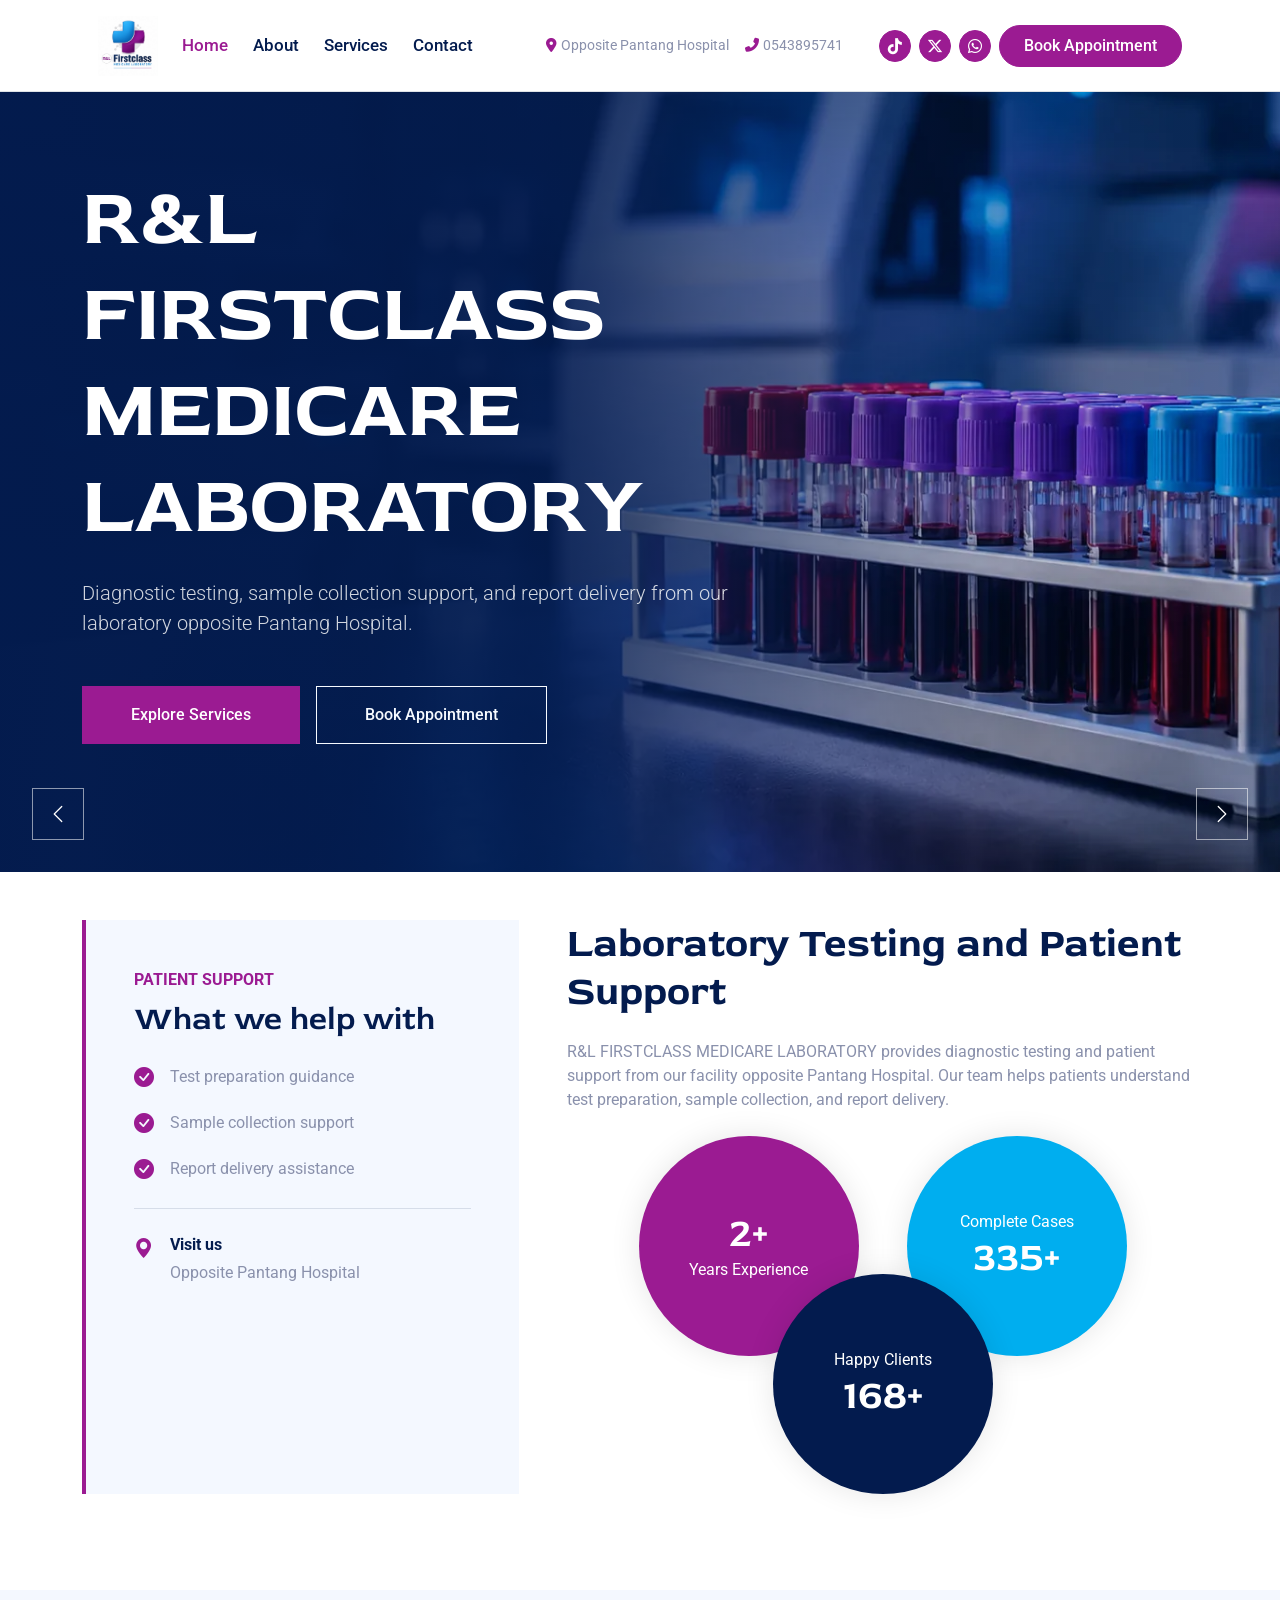
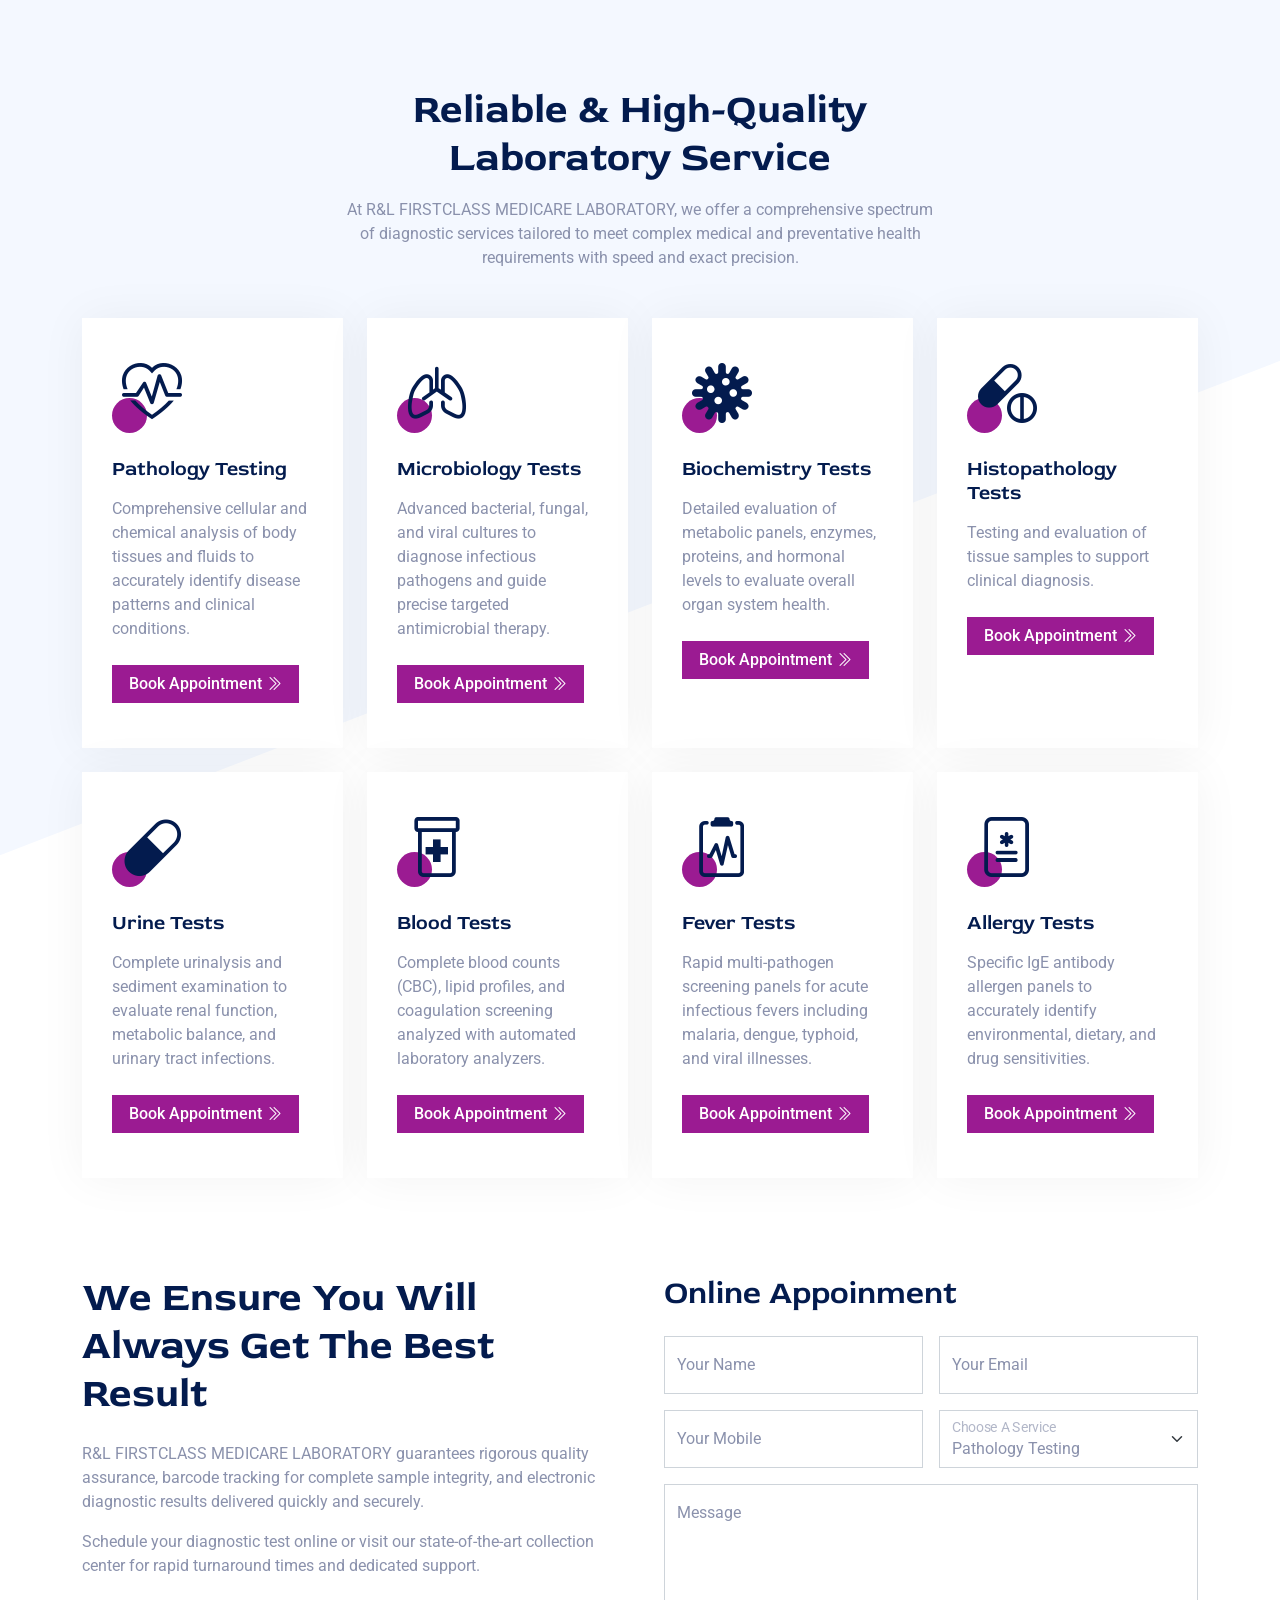
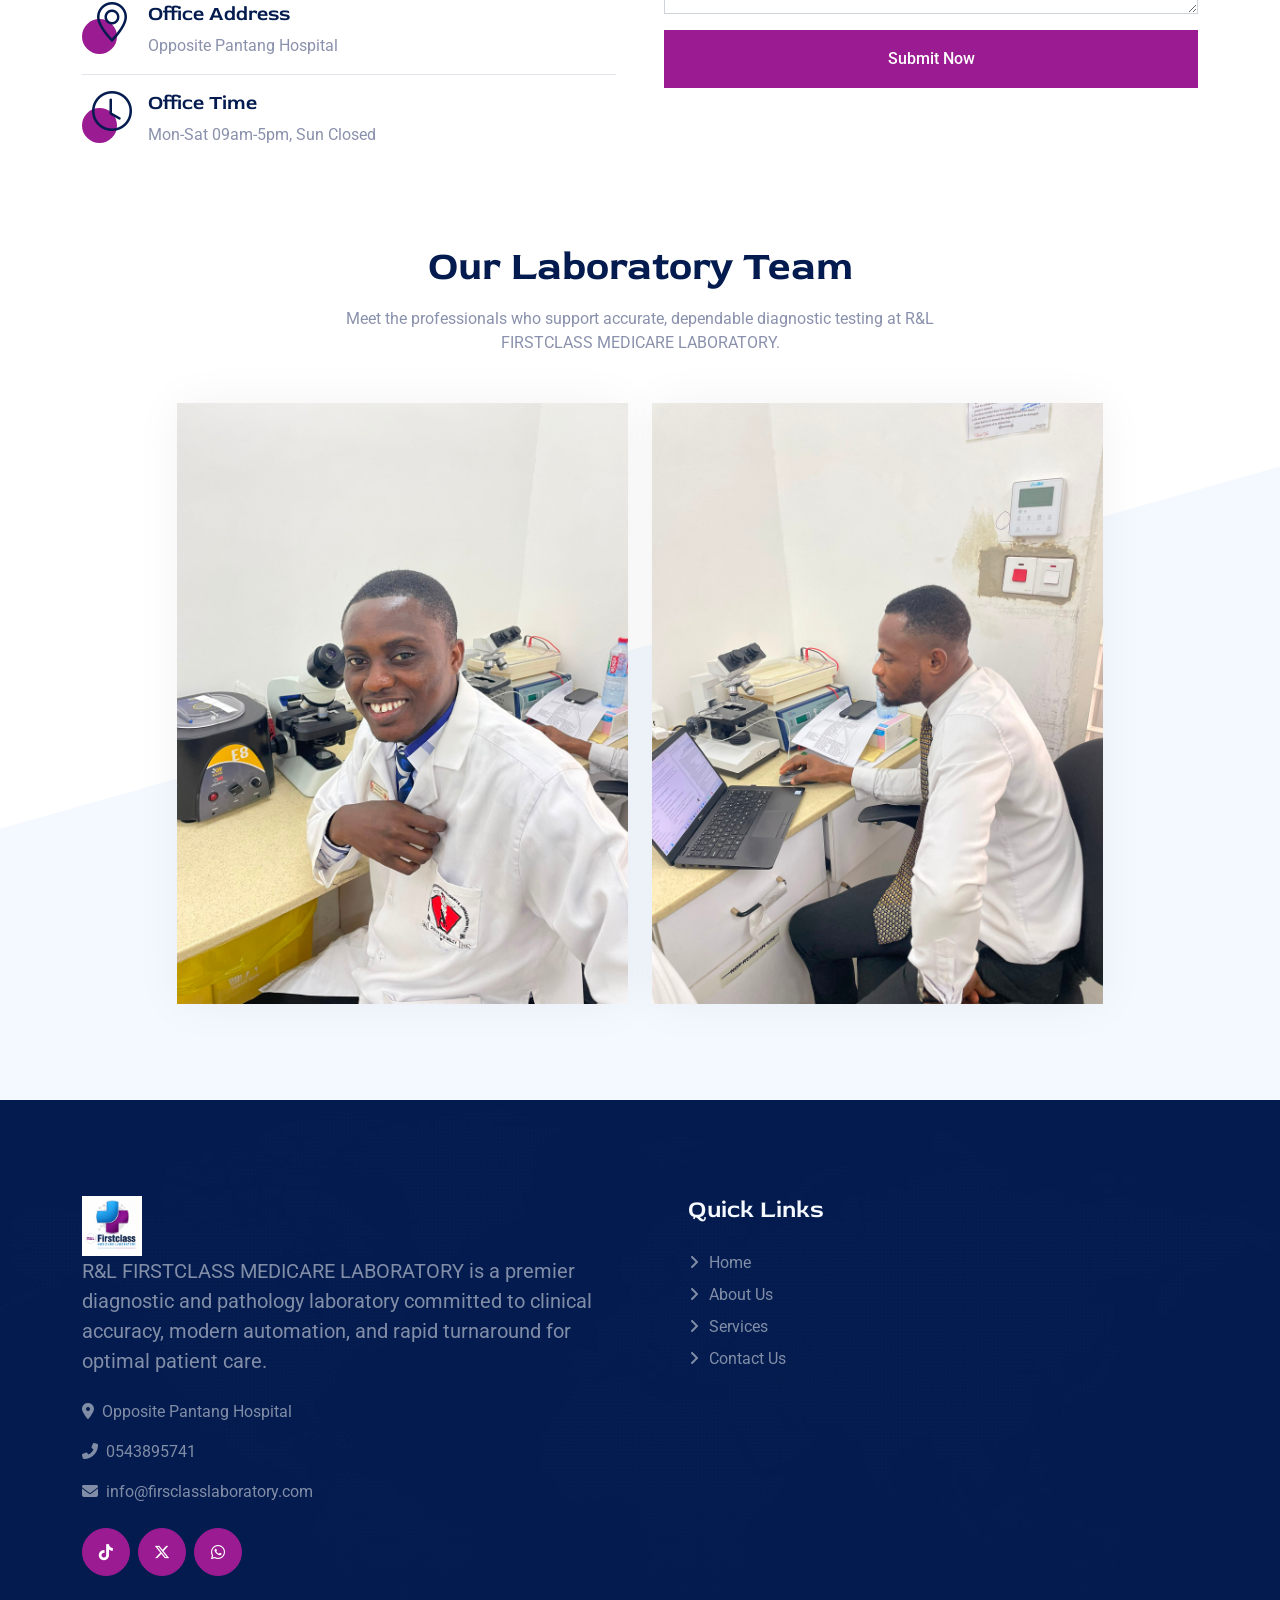
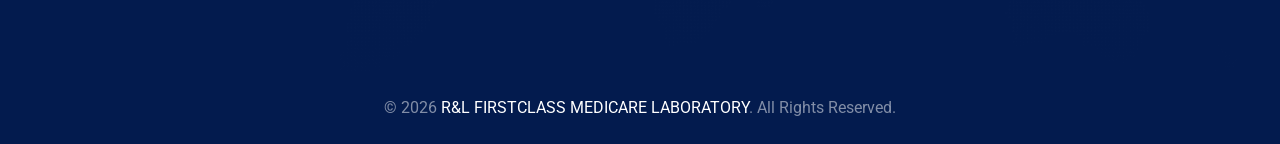
<file: index.html>
<!DOCTYPE html>
<html lang="en">

<head>
    <meta charset="utf-8">
    <title>R&amp;L FIRSTCLASS MEDICARE LABORATORY | Diagnostic Lab</title>
    <meta content="width=device-width, initial-scale=1.0" name="viewport">
    <meta content="R&amp;L FIRSTCLASS MEDICARE LABORATORY, R&amp;L FirstClass, First Class Lab, firstclasslab21, pathology, diagnostic testing, blood test" name="keywords">
    <meta content="R&amp;L FIRSTCLASS MEDICARE LABORATORY provides medical diagnostic testing, sample collection support, and fast report delivery opposite Pantang Hospital." name="description">
    <meta name="robots" content="index, follow">
    <meta name="theme-color" content="#061b4f">

    <script type="application/ld+json">
    {
        "@context": "https://schema.org",
        "@type": "MedicalClinic",
        "name": "R&L FIRSTCLASS MEDICARE LABORATORY",
        "alternateName": ["First Class Laboratory", "FirstClass Lab"],
        "description": "Diagnostic laboratory testing and patient support opposite Pantang Hospital.",
        "telephone": "+233543895741",
        "email": "info@firsclasslaboratory.com",
        "address": {
            "@type": "PostalAddress",
            "addressLocality": "Pantang",
            "addressCountry": "GH"
        }
    }
    </script>

    <!-- Favicon -->
    <link href="img/firstclass.jpeg" rel="icon" type="image/jpeg">

    <!-- Google Web Fonts -->
    <link rel="preconnect" href="https://fonts.googleapis.com">
    <link rel="preconnect" href="https://fonts.gstatic.com" crossorigin>
    <link href="https://fonts.googleapis.com/css2?family=Roboto:wght@400;500&family=Red+Rose:wght@600;700&display=swap"
        rel="stylesheet">

    <!-- Icon Font Stylesheet -->
    <link href="https://cdnjs.cloudflare.com/ajax/libs/font-awesome/6.5.1/css/all.min.css" rel="stylesheet">
    <link rel="stylesheet" href="https://cdn.jsdelivr.net/npm/bootstrap-icons@1.10.4/font/bootstrap-icons.css">

    <!-- Libraries Stylesheet -->
    <link href="lib/animate/animate.min.css" rel="stylesheet">

    <!-- Customized Bootstrap Stylesheet -->
    <link href="css/bootstrap.min.css" rel="stylesheet">

    <!-- Template Stylesheet -->
    <link href="css/style.css" rel="stylesheet">
</head>

<body>
    <!-- Spinner Start -->
    <div id="spinner"
        class="show bg-white position-fixed translate-middle w-100 vh-100 top-50 start-50 d-flex align-items-center justify-content-center">
        <div class="spinner-border text-primary" role="status" style="width: 3rem; height: 3rem;"></div>
    </div>
    <!-- Spinner End -->


    <!-- Header Start -->
    <div class="container-fluid bg-white sticky-top py-2 px-0 border-bottom">
        <div class="container">
            <nav class="navbar navbar-expand-lg navbar-light bg-white py-0 px-3">
                <a href="index.html" class="navbar-brand me-4">
                    <img src="img/firstclass.jpeg" alt="R&amp;L FIRSTCLASS MEDICARE LABORATORY logo" style="height: 60px;">
                </a>
                <button type="button" class="navbar-toggler me-0" data-bs-toggle="collapse"
                    data-bs-target="#navbarCollapse">
                    <span class="navbar-toggler-icon"></span>
                </button>
                <div class="collapse navbar-collapse" id="navbarCollapse">
                    <div class="navbar-nav">
                        <a href="index.html" class="nav-item nav-link active">Home</a>
                        <a href="about.html" class="nav-item nav-link">About</a>
                        <a href="service.html" class="nav-item nav-link">Services</a>
                        <a href="contact.html" class="nav-item nav-link">Contact</a>
                    </div>
                    <div class="ms-auto d-none d-lg-flex align-items-center me-3">
                        <small class="me-3 text-body"><i class="fa fa-map-marker-alt me-1 text-primary"></i>Opposite Pantang Hospital</small>
                        <small class="me-3 text-body"><a href="tel:0543895741" class="text-body"><i class="fa fa-phone-alt me-1 text-primary"></i>0543895741</a></small>
                    </div>
                    <div class="d-none d-lg-flex align-items-center">
                        <a class="btn btn-sm-square btn-primary ms-1 me-1" href="https://www.tiktok.com/@firstclasslab21" target="_blank" title="TikTok"><i class="fab fa-tiktok"></i></a>
                        <a class="btn btn-sm-square btn-primary ms-1 me-1" href="https://x.com" target="_blank" title="X (Twitter)"><i class="fab fa-x-twitter"></i></a>
                        <a class="btn btn-sm-square btn-primary ms-1 me-2" href="https://wa.me/233543895741" target="_blank" title="WhatsApp"><i class="fab fa-whatsapp"></i></a>
                        <a class="btn btn-primary py-2 px-4 rounded-pill" href="https://wa.me/233543895741" target="_blank">Book Appointment</a>
                    </div>
                </div>
            </nav>
        </div>
    </div>
    <!-- Header End -->


    <!-- Hero Start -->
    <section class="home-hero" aria-label="Featured laboratory services">
        <div id="home-hero-carousel" class="carousel slide carousel-fade" data-bs-ride="carousel" data-bs-interval="6500">
            <div class="carousel-inner">
                <div class="carousel-item active">
                    <div class="home-hero-slide">
                        <img class="home-hero-image" src="img/hero-blood-samples.webp" alt="" width="1800" height="872" aria-hidden="true">
                        <div class="container home-hero-content">
                            <div class="home-hero-copy">
                                <h1 class="display-1 text-white mb-4">R&amp;L FIRSTCLASS MEDICARE LABORATORY</h1>
                                <p class="lead mb-5">Diagnostic testing, sample collection support, and report delivery from our laboratory opposite Pantang Hospital.</p>
                                <div class="d-flex flex-wrap gap-3">
                                    <a href="service.html" class="btn btn-primary py-3 px-5">Explore Services</a>
                                    <a href="appointment.html" class="btn btn-outline-light py-3 px-5">Book Appointment</a>
                                </div>
                            </div>
                        </div>
                    </div>
                </div>
                <div class="carousel-item">
                    <div class="home-hero-slide">
                        <img class="home-hero-image" src="img/hero-microscopy.webp" alt="" width="1800" height="872" aria-hidden="true">
                        <div class="container home-hero-content">
                            <div class="home-hero-copy">
                                <span class="home-hero-kicker">Microscopy and sample analysis</span>
                                <h2 class="display-1 text-white mb-4">From Sample to Report</h2>
                                <p class="lead mb-5">Our team supports patients with test preparation, sample collection, and report delivery.</p>
                                <div class="d-flex flex-wrap gap-3">
                                    <a href="appointment.html" class="btn btn-primary py-3 px-5">Book Appointment</a>
                                    <a href="about.html" class="btn btn-outline-light py-3 px-5">About Us</a>
                                </div>
                            </div>
                        </div>
                    </div>
                </div>
            </div>
            <button class="carousel-control-prev home-hero-control" type="button" data-bs-target="#home-hero-carousel" data-bs-slide="prev">
                <span class="carousel-control-prev-icon" aria-hidden="true"></span>
                <span class="visually-hidden">Previous slide</span>
            </button>
            <button class="carousel-control-next home-hero-control" type="button" data-bs-target="#home-hero-carousel" data-bs-slide="next">
                <span class="carousel-control-next-icon" aria-hidden="true"></span>
                <span class="visually-hidden">Next slide</span>
            </button>
        </div>
    </section>
    <!-- Hero End -->


    <!-- About Start -->
    <div class="container-fluid py-5">
        <div class="container pb-5">
            <div class="row g-5">
                <div class="col-lg-5 wow fadeIn" data-wow-delay="0.1s">
                    <div class="about-support-panel h-100">
                        <p class="text-uppercase text-primary fw-bold mb-2">Patient support</p>
                        <h3 class="h2 mb-4">What we help with</h3>
                        <ul class="list-unstyled mb-4">
                            <li class="d-flex align-items-center mb-3">
                                <i class="bi bi-check-circle-fill about-support-icon" aria-hidden="true"></i>
                                <span>Test preparation guidance</span>
                            </li>
                            <li class="d-flex align-items-center mb-3">
                                <i class="bi bi-check-circle-fill about-support-icon" aria-hidden="true"></i>
                                <span>Sample collection support</span>
                            </li>
                            <li class="d-flex align-items-center">
                                <i class="bi bi-check-circle-fill about-support-icon" aria-hidden="true"></i>
                                <span>Report delivery assistance</span>
                            </li>
                        </ul>
                        <div class="about-support-location d-flex align-items-start">
                            <i class="bi bi-geo-alt-fill about-support-icon" aria-hidden="true"></i>
                            <div>
                                <p class="fw-bold text-dark mb-1">Visit us</p>
                                <p class="mb-0">Opposite Pantang Hospital</p>
                            </div>
                        </div>
                    </div>
                </div>
                <div class="col-lg-7 wow fadeIn" data-wow-delay="0.5s">
                    <h2 class="display-6 mb-4">Laboratory Testing and Patient Support</h2>
                    <p class="mb-4">R&amp;L FIRSTCLASS MEDICARE LABORATORY provides diagnostic testing and patient support from our facility opposite Pantang Hospital. Our team helps patients understand test preparation, sample collection, and report delivery.</p>
                    <div class="row g-4 g-sm-5 justify-content-center">
                        <div class="col-sm-6">
                            <div class="about-fact btn-square flex-column rounded-circle bg-primary ms-sm-auto">
                                <h1 class="text-white mb-0"><span data-toggle="counter-up">5</span>+</h1>
                                <p class="text-white mb-0">Years Experience</p>
                            </div>
                        </div>
                        <div class="col-sm-6 text-start">
                            <div class="about-fact btn-square flex-column rounded-circle bg-secondary me-sm-auto">
                                <p class="text-white mb-0">Complete Cases</p>
                                <h1 class="text-white mb-0"><span data-toggle="counter-up">1000</span>+</h1>
                            </div>
                        </div>
                        <div class="col-sm-6">
                            <div class="about-fact mt-n130 btn-square flex-column rounded-circle bg-dark mx-sm-auto">
                                <p class="text-white mb-0">Happy Clients</p>
                                <h1 class="text-white mb-0"><span data-toggle="counter-up">500</span>+</h1>
                            </div>
                        </div>
                    </div>
                </div>
            </div>
        </div>
    </div>
    <!-- About End -->


    <!-- Service Start -->
    <div class="container-fluid container-service py-5">
        <div class="container pt-5">
            <div class="text-center mx-auto wow fadeInUp" data-wow-delay="0.1s" style="max-width: 600px;">
                <h1 class="display-6 mb-3">Reliable & High-Quality Laboratory Service</h1>
                <p class="mb-5">At R&amp;L FIRSTCLASS MEDICARE LABORATORY, we offer a comprehensive spectrum of diagnostic services tailored to meet complex medical and preventative health requirements with speed and exact precision.</p>
            </div>
            <div class="row g-4">
                <div class="col-lg-3 col-md-6 wow fadeInUp" data-wow-delay="0.1s">
                    <div class="service-item">
                        <div class="icon-box-primary mb-4">
                            <i class="bi bi-heart-pulse text-dark"></i>
                        </div>
                        <h5 class="mb-3">Pathology Testing</h5>
                            <p class="mb-4">Comprehensive cellular and chemical analysis of body tissues and fluids to accurately identify disease patterns and clinical conditions.</p>
                        <a class="btn btn-primary px-3" href="https://wa.me/233543895741" target="_blank">Book Appointment<i class="bi bi-chevron-double-right ms-1"></i></a>
                    </div>
                </div>
                <div class="col-lg-3 col-md-6 wow fadeInUp" data-wow-delay="0.3s">
                    <div class="service-item">
                        <div class="icon-box-primary mb-4">
                            <i class="bi bi-lungs text-dark"></i>
                        </div>
                        <h5 class="mb-3">Microbiology Tests</h5>
                            <p class="mb-4">Advanced bacterial, fungal, and viral cultures to diagnose infectious pathogens and guide precise targeted antimicrobial therapy.</p>
                        <a class="btn btn-primary px-3" href="https://wa.me/233543895741" target="_blank">Book Appointment<i class="bi bi-chevron-double-right ms-1"></i></a>
                    </div>
                </div>
                <div class="col-lg-3 col-md-6 wow fadeInUp" data-wow-delay="0.5s">
                    <div class="service-item">
                        <div class="icon-box-primary mb-4">
                            <i class="bi bi-virus text-dark"></i>
                        </div>
                        <h5 class="mb-3">Biochemistry Tests</h5>
                            <p class="mb-4">Detailed evaluation of metabolic panels, enzymes, proteins, and hormonal levels to evaluate overall organ system health.</p>
                        <a class="btn btn-primary px-3" href="https://wa.me/233543895741" target="_blank">Book Appointment<i class="bi bi-chevron-double-right ms-1"></i></a>
                    </div>
                </div>
                <div class="col-lg-3 col-md-6 wow fadeInUp" data-wow-delay="0.7s">
                    <div class="service-item">
                        <div class="icon-box-primary mb-4">
                            <i class="bi bi-capsule-pill text-dark"></i>
                        </div>
                        <h5 class="mb-3">Histopathology Tests</h5>
                            <p class="mb-4">Testing and evaluation of tissue samples to support clinical diagnosis.</p>
                        <a class="btn btn-primary px-3" href="https://wa.me/233543895741" target="_blank">Book Appointment<i class="bi bi-chevron-double-right ms-1"></i></a>
                    </div>
                </div>
                <div class="col-lg-3 col-md-6 wow fadeInUp" data-wow-delay="0.1s">
                    <div class="service-item">
                        <div class="icon-box-primary mb-4">
                            <i class="bi bi-capsule text-dark"></i>
                        </div>
                        <h5 class="mb-3">Urine Tests</h5>
                            <p class="mb-4">Complete urinalysis and sediment examination to evaluate renal function, metabolic balance, and urinary tract infections.</p>
                        <a class="btn btn-primary px-3" href="https://wa.me/233543895741" target="_blank">Book Appointment<i class="bi bi-chevron-double-right ms-1"></i></a>
                    </div>
                </div>
                <div class="col-lg-3 col-md-6 wow fadeInUp" data-wow-delay="0.3s">
                    <div class="service-item">
                        <div class="icon-box-primary mb-4">
                            <i class="bi bi-prescription2 text-dark"></i>
                        </div>
                        <h5 class="mb-3">Blood Tests</h5>
                            <p class="mb-4">Complete blood counts (CBC), lipid profiles, and coagulation screening analyzed with automated laboratory analyzers.</p>
                        <a class="btn btn-primary px-3" href="https://wa.me/233543895741" target="_blank">Book Appointment<i class="bi bi-chevron-double-right ms-1"></i></a>
                    </div>
                </div>
                <div class="col-lg-3 col-md-6 wow fadeInUp" data-wow-delay="0.5s">
                    <div class="service-item">
                        <div class="icon-box-primary mb-4">
                            <i class="bi bi-clipboard2-pulse text-dark"></i>
                        </div>
                        <h5 class="mb-3">Fever Tests</h5>
                            <p class="mb-4">Rapid multi-pathogen screening panels for acute infectious fevers including malaria, dengue, typhoid, and viral illnesses.</p>
                        <a class="btn btn-primary px-3" href="https://wa.me/233543895741" target="_blank">Book Appointment<i class="bi bi-chevron-double-right ms-1"></i></a>
                    </div>
                </div>
                <div class="col-lg-3 col-md-6 wow fadeInUp" data-wow-delay="0.7s">
                    <div class="service-item">
                        <div class="icon-box-primary mb-4">
                            <i class="bi bi-file-medical text-dark"></i>
                        </div>
                        <h5 class="mb-3">Allergy Tests</h5>
                            <p class="mb-4">Specific IgE antibody allergen panels to accurately identify environmental, dietary, and drug sensitivities.</p>
                        <a class="btn btn-primary px-3" href="https://wa.me/233543895741" target="_blank">Book Appointment<i class="bi bi-chevron-double-right ms-1"></i></a>
                    </div>
                </div>
            </div>
        </div>
    </div>
    <!-- Service End -->


    <!-- Appoinment Start -->
    <div class="container-fluid py-5">
        <div class="container">
            <div class="row g-5">
                <div class="col-lg-6 wow fadeInUp" data-wow-delay="0.1s">
                    <h1 class="display-6 mb-4">We Ensure You Will Always Get The Best Result</h1>
                    <p>R&amp;L FIRSTCLASS MEDICARE LABORATORY guarantees rigorous quality assurance, barcode tracking for complete sample integrity, and electronic diagnostic results delivered quickly and securely.</p>
                    <p class="mb-4">Schedule your diagnostic test online or visit our state-of-the-art collection center for rapid turnaround times and dedicated support.</p>
                    <div class="d-flex align-items-start wow fadeIn" data-wow-delay="0.3s">
                        <div class="icon-box-primary">
                            <i class="bi bi-geo-alt text-dark fs-1"></i>
                        </div>
                        <div class="ms-3">
                            <h5>Office Address</h5>
                            <span>Opposite Pantang Hospital</span>
                        </div>
                    </div>
                    <hr>
                    <div class="d-flex align-items-start wow fadeIn" data-wow-delay="0.4s">
                        <div class="icon-box-primary">
                            <i class="bi bi-clock text-dark fs-1"></i>
                        </div>
                        <div class="ms-3">
                            <h5>Office Time</h5>
                            <span>Mon-Sat 09am-5pm, Sun Closed</span>
                        </div>
                    </div>
                </div>
                <div class="col-lg-6 wow fadeInUp" data-wow-delay="0.5s">
                    <h2 class="mb-4">Online Appoinment</h2>
                    <div class="row g-3">
                        <div class="col-sm-6">
                            <div class="form-floating">
                                <input type="text" class="form-control" id="name" placeholder="Your Name">
                                <label for="name">Your Name</label>
                            </div>
                        </div>
                        <div class="col-sm-6">
                            <div class="form-floating">
                                <input type="email" class="form-control" id="mail" placeholder="Your Email">
                                <label for="mail">Your Email</label>
                            </div>
                        </div>
                        <div class="col-sm-6">
                            <div class="form-floating">
                                <input type="text" class="form-control" id="mobile" placeholder="Your Mobile">
                                <label for="mobile">Your Mobile</label>
                            </div>
                        </div>
                        <div class="col-sm-6">
                            <div class="form-floating">
                                <select class="form-select" id="service">
                                    <option selected>Pathology Testing</option>
                                    <option value="">Microbiology Tests</option>
                                    <option value="">Biochemistry Tests</option>
                                    <option value="">Histopatology Tests</option>
                                </select>
                                <label for="service">Choose A Service</label>
                            </div>
                        </div>
                        <div class="col-12">
                            <div class="form-floating">
                                <textarea class="form-control" placeholder="Leave a message here" id="message"
                                    style="height: 130px"></textarea>
                                <label for="message">Message</label>
                            </div>
                        </div>
                        <div class="col-12 text-center">
                            <button class="btn btn-primary w-100 py-3" type="submit">Submit Now</button>
                        </div>
                    </div>
                </div>
            </div>
        </div>
    </div>
    <!-- Appoinment Start -->


    <!-- Team Start -->
    <div class="container-fluid container-team py-5">
        <div class="container pb-5">
            <div class="text-center mx-auto mb-5 wow fadeInUp" data-wow-delay="0.1s" style="max-width: 600px;">
                <h1 class="display-6 mb-3">Our Laboratory Team</h1>
                <p class="mb-0">Meet the professionals who support accurate, dependable diagnostic testing at R&amp;L FIRSTCLASS MEDICARE LABORATORY.</p>
            </div>
            <div class="row g-4 justify-content-center">
                <div class="col-lg-5 col-md-6 wow fadeInUp" data-wow-delay="0.1s">
                    <div class="team-item">
                        <div class="position-relative overflow-hidden">
                            <img class="img-fluid w-100" src="img/staff1.jpeg" alt="R&amp;L FIRSTCLASS MEDICARE LABORATORY staff member at a microscope" width="1920" height="2560" loading="lazy">
                        </div>
                    </div>
                </div>
                <div class="col-lg-5 col-md-6 wow fadeInUp" data-wow-delay="0.3s">
                    <div class="team-item">
                        <div class="position-relative overflow-hidden">
                            <img class="img-fluid w-100" src="img/stff2.jpeg" alt="R&amp;L FIRSTCLASS MEDICARE LABORATORY staff member reviewing laboratory work" width="1920" height="2560" loading="lazy">
                        </div>
                    </div>
                </div>
            </div>
        </div>
    </div>
    <!-- Team End -->


    <!-- Footer Start -->
    <div class="container-fluid footer position-relative bg-dark text-white-50 py-5 wow fadeIn" data-wow-delay="0.1s">
        <div class="container">
            <div class="row g-5 py-5">
                <div class="col-lg-6 pe-lg-5">
                    <a href="index.html" class="navbar-brand">
                        <img src="img/firstclass.jpeg" alt="R&amp;L FIRSTCLASS MEDICARE LABORATORY logo" style="height: 60px;">
                    </a>
                    <p class="fs-5 mb-4">R&amp;L FIRSTCLASS MEDICARE LABORATORY is a premier diagnostic and pathology laboratory committed to clinical accuracy, modern automation, and rapid turnaround for optimal patient care.</p>
                    <p><i class="fa fa-map-marker-alt me-2"></i>Opposite Pantang Hospital</p>
                    <p><a href="tel:0543895741" class="text-white-50"><i class="fa fa-phone-alt me-2"></i>0543895741</a></p>
                    <p><a href="mailto:info@firsclasslaboratory.com" class="text-white-50"><i class="fa fa-envelope me-2"></i>info@firsclasslaboratory.com</a></p>
                    <div class="d-flex mt-4">
                        <a class="btn btn-lg-square btn-primary me-2" href="https://www.tiktok.com/@firstclasslab21" target="_blank" title="TikTok"><i class="fab fa-tiktok"></i></a>
                        <a class="btn btn-lg-square btn-primary me-2" href="https://x.com" target="_blank" title="X (Twitter)"><i class="fab fa-x-twitter"></i></a>
                        <a class="btn btn-lg-square btn-primary me-2" href="https://wa.me/233543895741" target="_blank" title="WhatsApp"><i class="fab fa-whatsapp"></i></a>
                    </div>
                </div>
                <div class="col-lg-6 ps-lg-5">
                    <div class="row g-5">
                        <div class="col-sm-12">
                            <h4 class="text-light mb-4">Quick Links</h4>
                            <a class="btn btn-link" href="index.html">Home</a>
                            <a class="btn btn-link" href="about.html">About Us</a>
                            <a class="btn btn-link" href="service.html">Services</a>
                            <a class="btn btn-link" href="contact.html">Contact Us</a>
                        </div>
                    </div>
                </div>
            </div>
        </div>
    </div>
    <!-- Footer End -->


    <!-- Copyright Start -->
    <div class="container-fluid copyright bg-dark text-white-50 py-4">
        <div class="container">
            <div class="row">
                <div class="col-md-12 text-center">
                    <p class="mb-0">&copy; 2026 <a href="#">R&amp;L FIRSTCLASS MEDICARE LABORATORY</a>. All Rights Reserved.</p>
                </div>
            </div>
        </div>
    </div>
    <!-- Copyright End -->


    <!-- Back to Top -->



    <!-- JavaScript Libraries -->
    <script src="https://ajax.googleapis.com/ajax/libs/jquery/3.6.1/jquery.min.js"></script>
    <script src="https://cdn.jsdelivr.net/npm/bootstrap@5.0.0/dist/js/bootstrap.bundle.min.js"></script>
    <script src="lib/wow/wow.min.js"></script>
    <script src="lib/easing/easing.min.js"></script>
    <script src="lib/waypoints/waypoints.min.js"></script>
    <script src="lib/counterup/counterup.min.js"></script>

    <!-- Template Javascript -->
    <script src="js/main.js"></script>
</body>

</html>
</file>
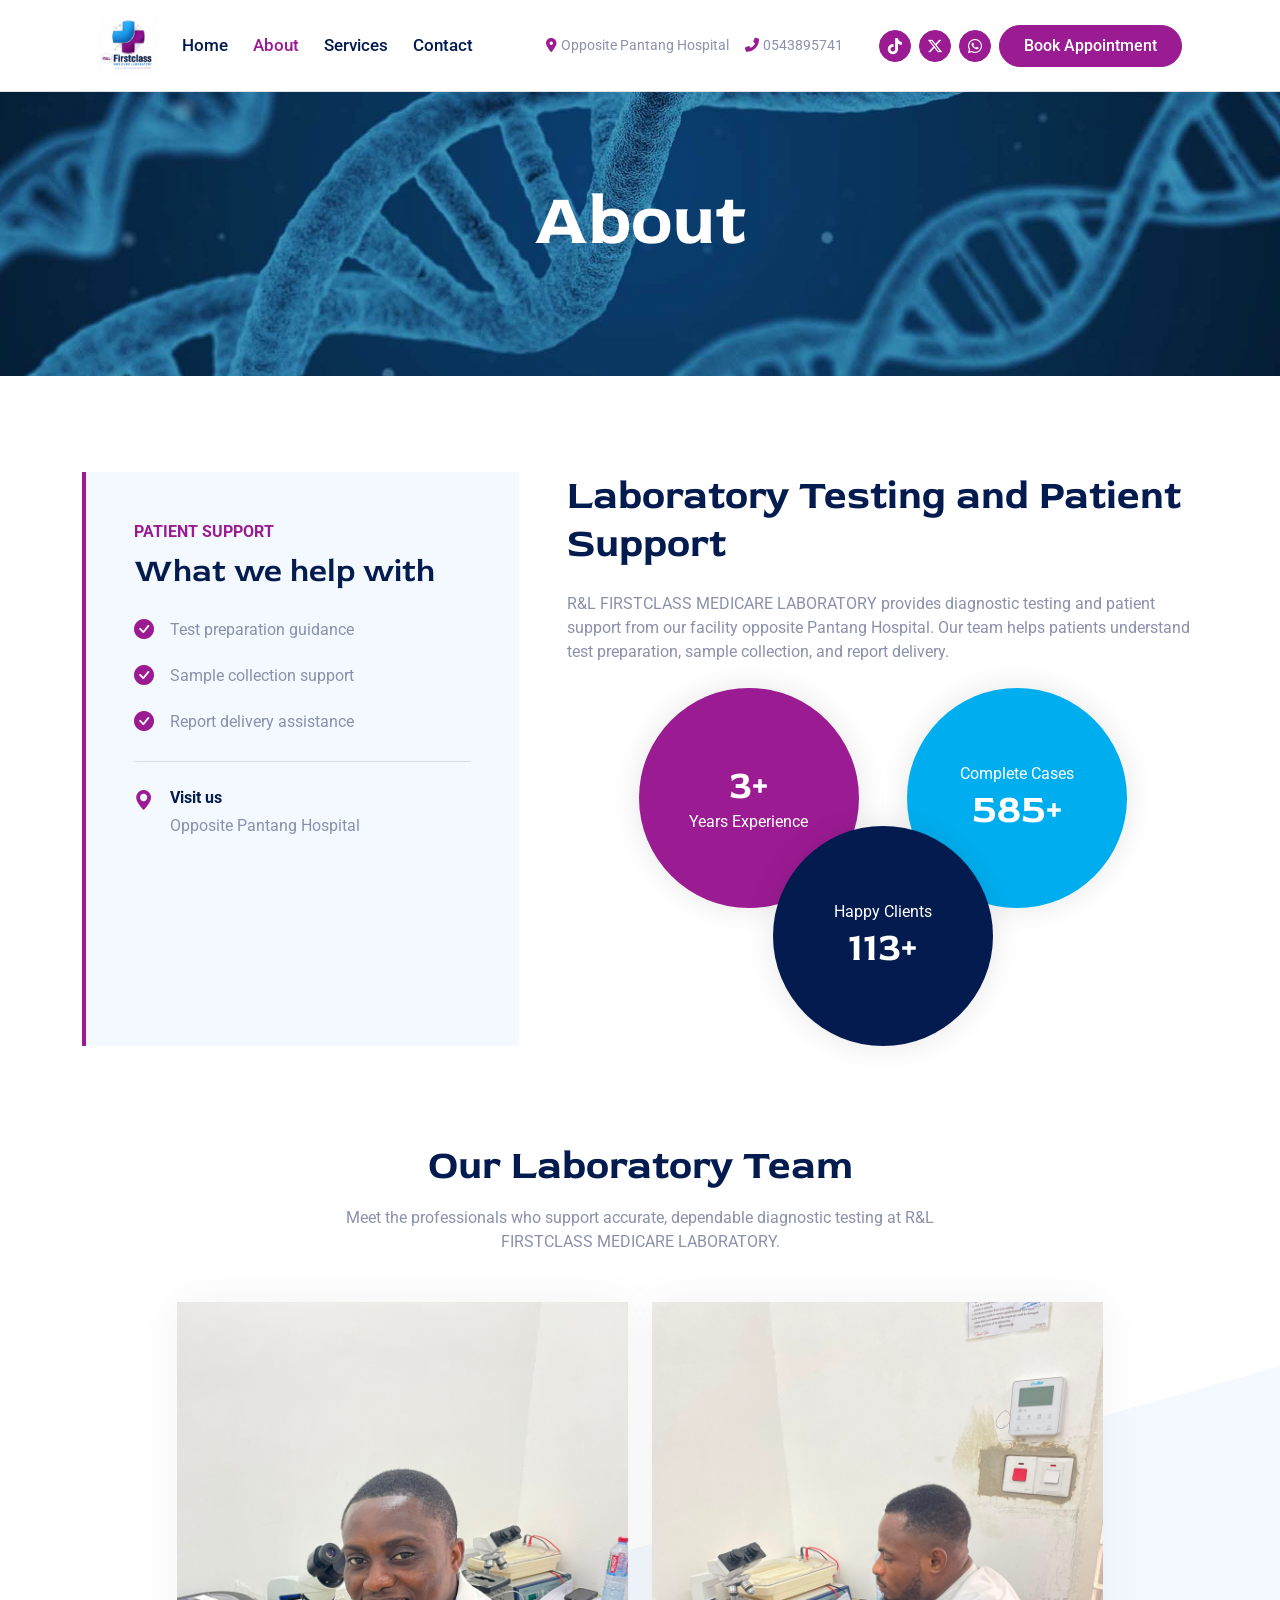
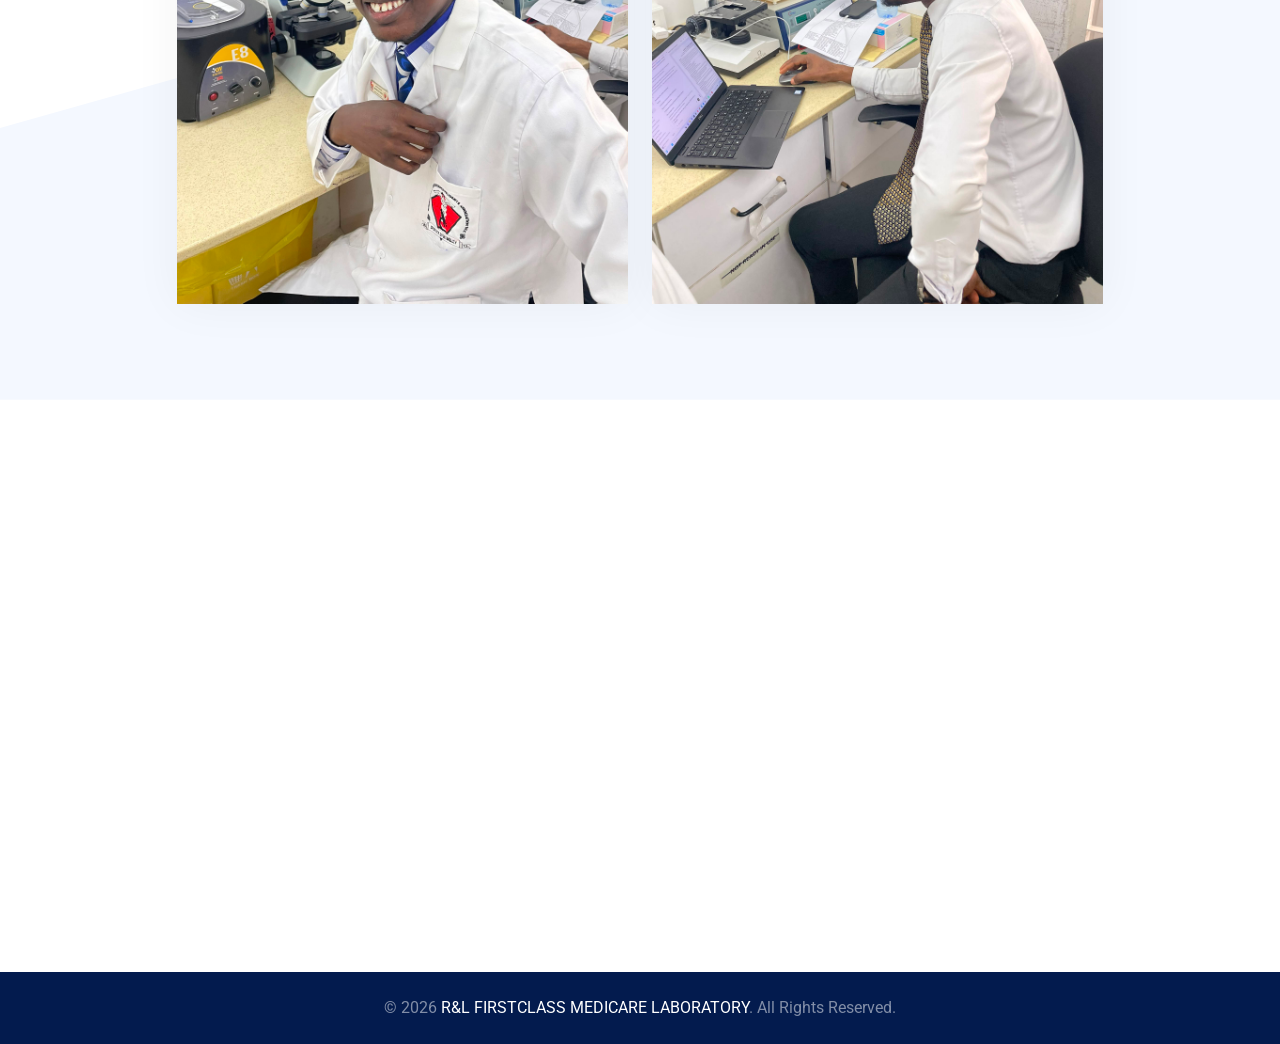
<file: about.html>
<!DOCTYPE html>
<html lang="en">

<head>
    <meta charset="utf-8">
    <title>About | R&amp;L FIRSTCLASS MEDICARE LABORATORY</title>
    <meta content="width=device-width, initial-scale=1.0" name="viewport">
    <meta content="R&amp;L FIRSTCLASS MEDICARE LABORATORY, R&amp;L FirstClass, First Class Lab, firstclasslab21, pathology, diagnostic laboratory" name="keywords">
    <meta content="Learn about R&amp;L FIRSTCLASS MEDICARE LABORATORY, our diagnostic testing services, patient support, and commitment to dependable laboratory results." name="description">
    <meta name="robots" content="index, follow">
    <meta name="theme-color" content="#061b4f">

    <!-- Favicon -->
    <link href="img/firstclass.jpeg" rel="icon" type="image/jpeg">

    <!-- Google Web Fonts -->
    <link rel="preconnect" href="https://fonts.googleapis.com">
    <link rel="preconnect" href="https://fonts.gstatic.com" crossorigin>
    <link href="https://fonts.googleapis.com/css2?family=Roboto:wght@400;500&family=Red+Rose:wght@600;700&display=swap"
        rel="stylesheet">

    <!-- Icon Font Stylesheet -->
    <link href="https://cdnjs.cloudflare.com/ajax/libs/font-awesome/6.5.1/css/all.min.css" rel="stylesheet">
    <link rel="stylesheet" href="https://cdn.jsdelivr.net/npm/bootstrap-icons@1.10.4/font/bootstrap-icons.css">

    <!-- Libraries Stylesheet -->
    <link href="lib/animate/animate.min.css" rel="stylesheet">

    <!-- Customized Bootstrap Stylesheet -->
    <link href="css/bootstrap.min.css" rel="stylesheet">

    <!-- Template Stylesheet -->
    <link href="css/style.css" rel="stylesheet">
</head>

<body>
    <!-- Spinner Start -->
    <div id="spinner"
        class="show bg-white position-fixed translate-middle w-100 vh-100 top-50 start-50 d-flex align-items-center justify-content-center">
        <div class="spinner-border text-primary" role="status" style="width: 3rem; height: 3rem;"></div>
    </div>
    <!-- Spinner End -->


    <!-- Header Start -->
    <div class="container-fluid bg-white sticky-top py-2 px-0 border-bottom">
        <div class="container">
            <nav class="navbar navbar-expand-lg navbar-light bg-white py-0 px-3">
                <a href="index.html" class="navbar-brand me-4">
                    <img src="img/firstclass.jpeg" alt="R&amp;L FIRSTCLASS MEDICARE LABORATORY logo" style="height: 60px;">
                </a>
                <button type="button" class="navbar-toggler me-0" data-bs-toggle="collapse"
                    data-bs-target="#navbarCollapse">
                    <span class="navbar-toggler-icon"></span>
                </button>
                <div class="collapse navbar-collapse" id="navbarCollapse">
                    <div class="navbar-nav">
                        <a href="index.html" class="nav-item nav-link">Home</a>
                        <a href="about.html" class="nav-item nav-link active">About</a>
                        <a href="service.html" class="nav-item nav-link">Services</a>
                        <a href="contact.html" class="nav-item nav-link">Contact</a>
                    </div>
                    <div class="ms-auto d-none d-lg-flex align-items-center me-3">
                        <small class="me-3 text-body"><i class="fa fa-map-marker-alt me-1 text-primary"></i>Opposite Pantang Hospital</small>
                        <small class="me-3 text-body"><a href="tel:0543895741" class="text-body"><i class="fa fa-phone-alt me-1 text-primary"></i>0543895741</a></small>
                    </div>
                    <div class="d-none d-lg-flex align-items-center">
                        <a class="btn btn-sm-square btn-primary ms-1 me-1" href="https://www.tiktok.com/@firstclasslab21" target="_blank" title="TikTok"><i class="fab fa-tiktok"></i></a>
                        <a class="btn btn-sm-square btn-primary ms-1 me-1" href="https://x.com" target="_blank" title="X (Twitter)"><i class="fab fa-x-twitter"></i></a>
                        <a class="btn btn-sm-square btn-primary ms-1 me-2" href="https://wa.me/233543895741" target="_blank" title="WhatsApp"><i class="fab fa-whatsapp"></i></a>
                        <a class="btn btn-primary py-2 px-4 rounded-pill" href="https://wa.me/233543895741" target="_blank">Book Appointment</a>
                    </div>
                </div>
            </nav>
        </div>
    </div>
    <!-- Header End -->

    <!-- Page Header Start -->
    <div class="container-fluid page-header py-5 mb-5 wow fadeIn" data-wow-delay="0.1s">
        <div class="container text-center py-5 mt-4">
            <h1 class="display-2 text-white mb-3 animated slideInDown">About</h1>
        </div>
    </div>
    <!-- Page Header End -->


    <!-- About Start -->
    <div class="container-fluid py-5">
        <div class="container">
            <div class="row g-5">
                <div class="col-lg-5 wow fadeIn" data-wow-delay="0.1s">
                    <div class="about-support-panel h-100">
                        <p class="text-uppercase text-primary fw-bold mb-2">Patient support</p>
                        <h3 class="h2 mb-4">What we help with</h3>
                        <ul class="list-unstyled mb-4">
                            <li class="d-flex align-items-center mb-3">
                                <i class="bi bi-check-circle-fill about-support-icon" aria-hidden="true"></i>
                                <span>Test preparation guidance</span>
                            </li>
                            <li class="d-flex align-items-center mb-3">
                                <i class="bi bi-check-circle-fill about-support-icon" aria-hidden="true"></i>
                                <span>Sample collection support</span>
                            </li>
                            <li class="d-flex align-items-center">
                                <i class="bi bi-check-circle-fill about-support-icon" aria-hidden="true"></i>
                                <span>Report delivery assistance</span>
                            </li>
                        </ul>
                        <div class="about-support-location d-flex align-items-start">
                            <i class="bi bi-geo-alt-fill about-support-icon" aria-hidden="true"></i>
                            <div>
                                <p class="fw-bold text-dark mb-1">Visit us</p>
                                <p class="mb-0">Opposite Pantang Hospital</p>
                            </div>
                        </div>
                    </div>
                </div>
                <div class="col-lg-7 wow fadeIn" data-wow-delay="0.5s">
                    <h2 class="display-6 mb-4">Laboratory Testing and Patient Support</h2>
                    <p class="mb-4">R&amp;L FIRSTCLASS MEDICARE LABORATORY provides diagnostic testing and patient support from our facility opposite Pantang Hospital. Our team helps patients understand test preparation, sample collection, and report delivery.</p>
                    <div class="row g-4 g-sm-5 justify-content-center">
                        <div class="col-sm-6">
                            <div class="about-fact btn-square flex-column rounded-circle bg-primary ms-sm-auto">
                                <h1 class="text-white mb-0"><span data-toggle="counter-up">5</span>+</h1>
                                <p class="text-white mb-0">Years Experience</p>
                            </div>
                        </div>
                        <div class="col-sm-6 text-start">
                            <div class="about-fact btn-square flex-column rounded-circle bg-secondary me-sm-auto">
                                <p class="text-white mb-0">Complete Cases</p>
                                <h1 class="text-white mb-0"><span data-toggle="counter-up">1000</span>+</h1>
                            </div>
                        </div>
                        <div class="col-sm-6">
                            <div class="about-fact mt-n130 btn-square flex-column rounded-circle bg-dark mx-sm-auto">
                                <p class="text-white mb-0">Happy Clients</p>
                                <h1 class="text-white mb-0"><span data-toggle="counter-up">500</span>+</h1>
                            </div>
                        </div>
                    </div>
                </div>
            </div>
        </div>
    </div>
    <!-- About End -->


    <!-- Team Start -->
    <div class="container-fluid container-team py-5">
        <div class="container pb-5">
            <div class="text-center mx-auto mb-5 wow fadeInUp" data-wow-delay="0.1s" style="max-width: 600px;">
                <h1 class="display-6 mb-3">Our Laboratory Team</h1>
                <p class="mb-0">Meet the professionals who support accurate, dependable diagnostic testing at R&amp;L FIRSTCLASS MEDICARE LABORATORY.</p>
            </div>
            <div class="row g-4 justify-content-center">
                <div class="col-lg-5 col-md-6 wow fadeInUp" data-wow-delay="0.1s">
                    <div class="team-item">
                        <div class="position-relative overflow-hidden">
                            <img class="img-fluid w-100" src="img/staff1.jpeg" alt="R&amp;L FIRSTCLASS MEDICARE LABORATORY staff member at a microscope" width="1920" height="2560" loading="lazy">
                        </div>
                    </div>
                </div>
                <div class="col-lg-5 col-md-6 wow fadeInUp" data-wow-delay="0.3s">
                    <div class="team-item">
                        <div class="position-relative overflow-hidden">
                            <img class="img-fluid w-100" src="img/stff2.jpeg" alt="R&amp;L FIRSTCLASS MEDICARE LABORATORY staff member reviewing laboratory work" width="1920" height="2560" loading="lazy">
                        </div>
                    </div>
                </div>
            </div>
        </div>
    </div>
    <!-- Team End -->


    <!-- Footer Start -->
    <div class="container-fluid footer position-relative bg-dark text-white-50 py-5 wow fadeIn" data-wow-delay="0.1s">
        <div class="container">
            <div class="row g-5 py-5">
                <div class="col-lg-6 pe-lg-5">
                    <a href="index.html" class="navbar-brand">
                        <img src="img/firstclass.jpeg" alt="R&amp;L FIRSTCLASS MEDICARE LABORATORY logo" style="height: 60px;">
                    </a>
                    <p class="fs-5 mb-4">R&amp;L FIRSTCLASS MEDICARE LABORATORY is a premier diagnostic and pathology laboratory committed to clinical accuracy, modern automation, and rapid turnaround for optimal patient care.</p>
                    <p><i class="fa fa-map-marker-alt me-2"></i>Opposite Pantang Hospital</p>
                    <p><a href="tel:0543895741" class="text-white-50"><i class="fa fa-phone-alt me-2"></i>0543895741</a></p>
                    <p><a href="mailto:info@firsclasslaboratory.com" class="text-white-50"><i class="fa fa-envelope me-2"></i>info@firsclasslaboratory.com</a></p>
                    <div class="d-flex mt-4">
                        <a class="btn btn-lg-square btn-primary me-2" href="https://www.tiktok.com/@firstclasslab21" target="_blank" title="TikTok"><i class="fab fa-tiktok"></i></a>
                        <a class="btn btn-lg-square btn-primary me-2" href="https://x.com" target="_blank" title="X (Twitter)"><i class="fab fa-x-twitter"></i></a>
                        <a class="btn btn-lg-square btn-primary me-2" href="https://wa.me/233543895741" target="_blank" title="WhatsApp"><i class="fab fa-whatsapp"></i></a>
                    </div>
                </div>
                <div class="col-lg-6 ps-lg-5">
                    <div class="row g-5">
                        <div class="col-sm-12">
                            <h4 class="text-light mb-4">Quick Links</h4>
                            <a class="btn btn-link" href="index.html">Home</a>
                            <a class="btn btn-link" href="about.html">About Us</a>
                            <a class="btn btn-link" href="service.html">Services</a>
                            <a class="btn btn-link" href="contact.html">Contact Us</a>
                        </div>
                    </div>
                </div>
            </div>
        </div>
    </div>
    <!-- Footer End -->


    <!-- Copyright Start -->
    <div class="container-fluid copyright bg-dark text-white-50 py-4">
        <div class="container">
            <div class="row">
                <div class="col-md-12 text-center">
                    <p class="mb-0">&copy; 2026 <a href="#">R&amp;L FIRSTCLASS MEDICARE LABORATORY</a>. All Rights Reserved.</p>
                </div>
            </div>
        </div>
    </div>
    <!-- Copyright End -->


    <!-- Back to Top -->



    <!-- JavaScript Libraries -->
    <script src="https://ajax.googleapis.com/ajax/libs/jquery/3.6.1/jquery.min.js"></script>
    <script src="https://cdn.jsdelivr.net/npm/bootstrap@5.0.0/dist/js/bootstrap.bundle.min.js"></script>
    <script src="lib/wow/wow.min.js"></script>
    <script src="lib/easing/easing.min.js"></script>
    <script src="lib/waypoints/waypoints.min.js"></script>
    <script src="lib/counterup/counterup.min.js"></script>

    <!-- Template Javascript -->
    <script src="js/main.js"></script>
</body>

</html>
</file>
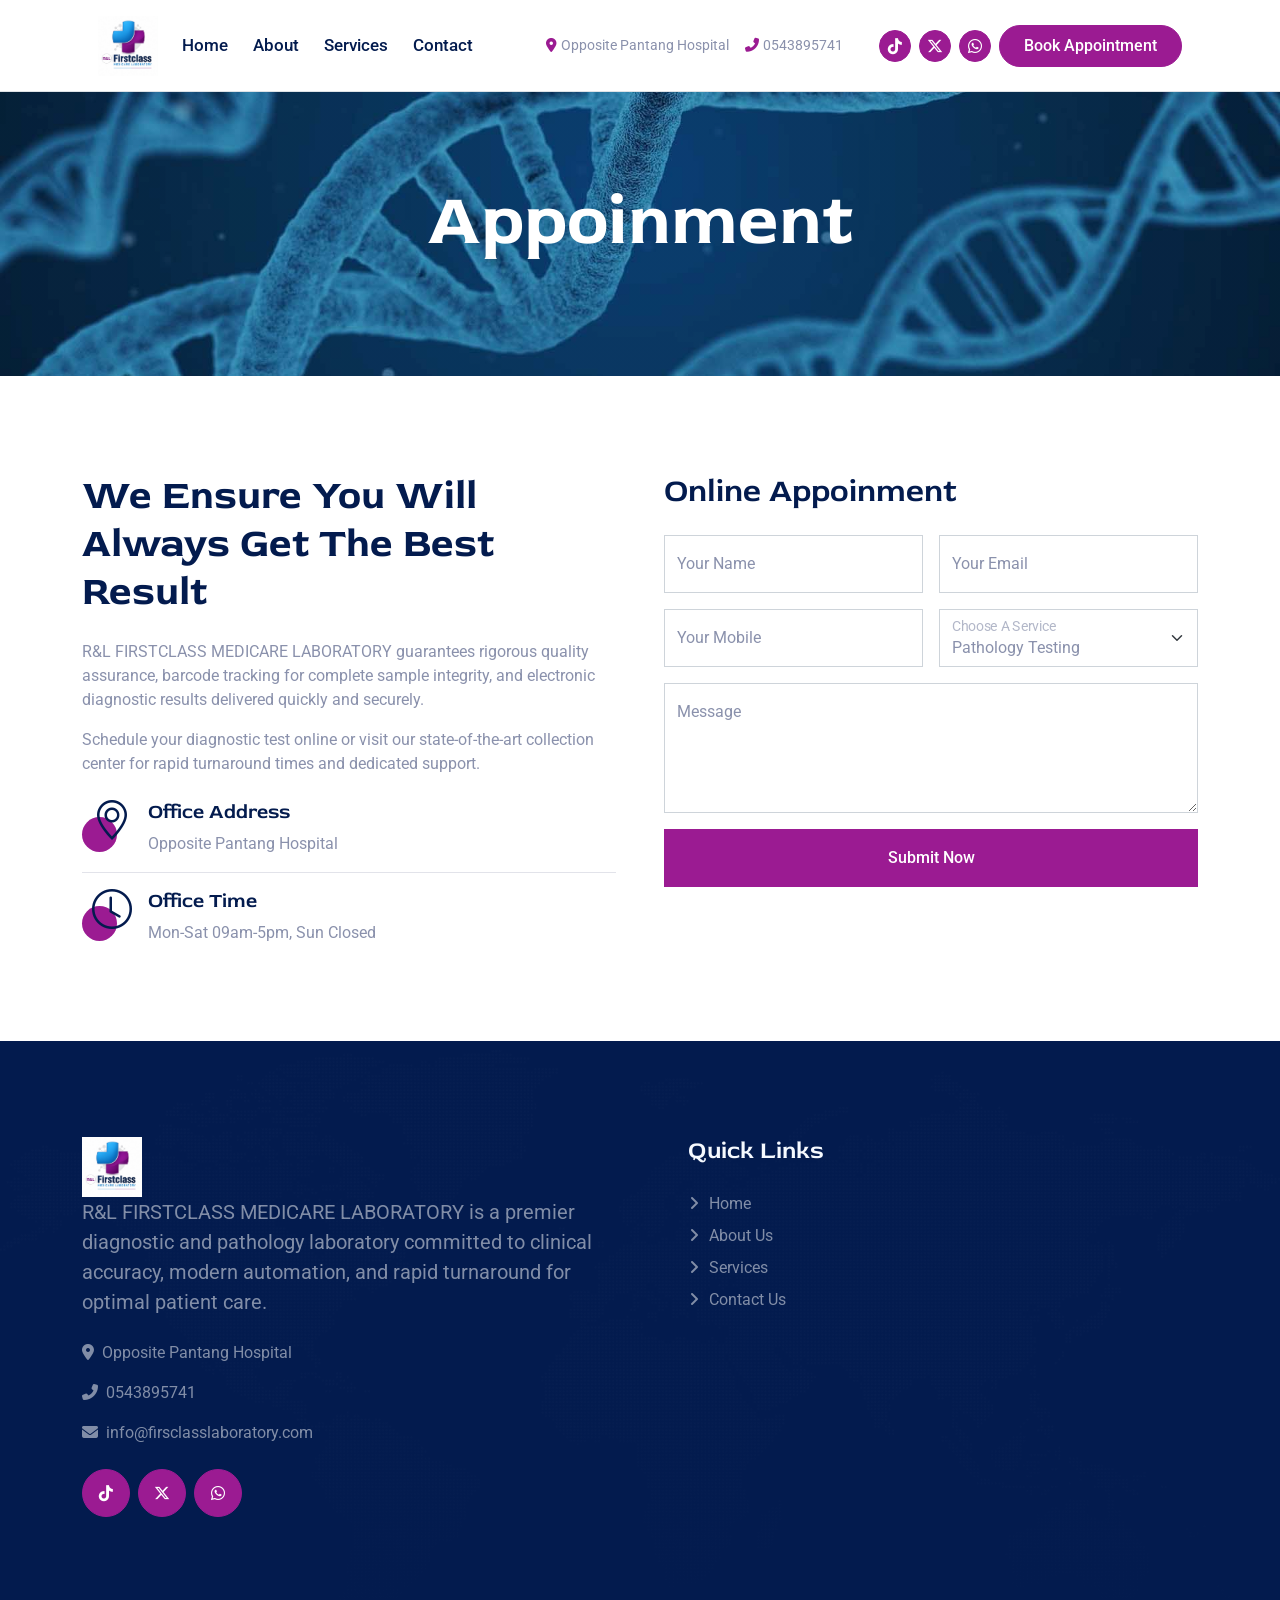
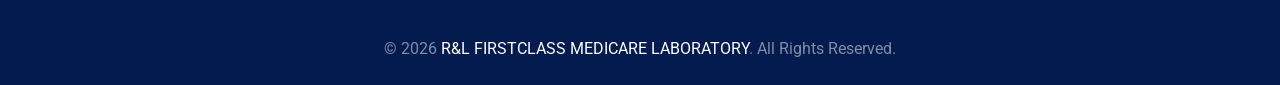
<file: appoinment.html>
<!DOCTYPE html>
<html lang="en">

<head>
    <meta charset="utf-8">
    <title>Book a Test | R&amp;L FIRSTCLASS MEDICARE LABORATORY</title>
    <meta content="width=device-width, initial-scale=1.0" name="viewport">
    <meta content="R&amp;L FIRSTCLASS MEDICARE LABORATORY, R&amp;L FirstClass, First Class Lab, firstclasslab21, pathology appointment, lab test" name="keywords">
    <meta content="Book a diagnostic test with R&amp;L FIRSTCLASS MEDICARE LABORATORY in Pantang. Get preparation guidance, sample collection support, and fast reports." name="description">
    <meta name="robots" content="index, follow">
    <meta name="theme-color" content="#061b4f">

    <!-- Favicon -->
    <link href="img/firstclass.jpeg" rel="icon" type="image/jpeg">

    <!-- Google Web Fonts -->
    <link rel="preconnect" href="https://fonts.googleapis.com">
    <link rel="preconnect" href="https://fonts.gstatic.com" crossorigin>
    <link href="https://fonts.googleapis.com/css2?family=Roboto:wght@400;500&family=Red+Rose:wght@600;700&display=swap"
        rel="stylesheet">

    <!-- Icon Font Stylesheet -->
    <link href="https://cdnjs.cloudflare.com/ajax/libs/font-awesome/6.5.1/css/all.min.css" rel="stylesheet">
    <link rel="stylesheet" href="https://cdn.jsdelivr.net/npm/bootstrap-icons@1.10.4/font/bootstrap-icons.css">

    <!-- Libraries Stylesheet -->
    <link href="lib/animate/animate.min.css" rel="stylesheet">

    <!-- Customized Bootstrap Stylesheet -->
    <link href="css/bootstrap.min.css" rel="stylesheet">

    <!-- Template Stylesheet -->
    <link href="css/style.css" rel="stylesheet">
</head>

<body>
    <!-- Spinner Start -->
    <div id="spinner"
        class="show bg-white position-fixed translate-middle w-100 vh-100 top-50 start-50 d-flex align-items-center justify-content-center">
        <div class="spinner-border text-primary" role="status" style="width: 3rem; height: 3rem;"></div>
    </div>
    <!-- Spinner End -->


    <!-- Header Start -->
    <div class="container-fluid bg-white sticky-top py-2 px-0 border-bottom">
        <div class="container">
            <nav class="navbar navbar-expand-lg navbar-light bg-white py-0 px-3">
                <a href="index.html" class="navbar-brand me-4">
                    <img src="img/firstclass.jpeg" alt="R&amp;L FIRSTCLASS MEDICARE LABORATORY logo" style="height: 60px;">
                </a>
                <button type="button" class="navbar-toggler me-0" data-bs-toggle="collapse"
                    data-bs-target="#navbarCollapse">
                    <span class="navbar-toggler-icon"></span>
                </button>
                <div class="collapse navbar-collapse" id="navbarCollapse">
                    <div class="navbar-nav">
                        <a href="index.html" class="nav-item nav-link">Home</a>
                        <a href="about.html" class="nav-item nav-link">About</a>
                        <a href="service.html" class="nav-item nav-link">Services</a>
                        <a href="contact.html" class="nav-item nav-link">Contact</a>
                    </div>
                    <div class="ms-auto d-none d-lg-flex align-items-center me-3">
                        <small class="me-3 text-body"><i class="fa fa-map-marker-alt me-1 text-primary"></i>Opposite Pantang Hospital</small>
                        <small class="me-3 text-body"><a href="tel:0543895741" class="text-body"><i class="fa fa-phone-alt me-1 text-primary"></i>0543895741</a></small>
                    </div>
                    <div class="d-none d-lg-flex align-items-center">
                        <a class="btn btn-sm-square btn-primary ms-1 me-1" href="https://www.tiktok.com/@firstclasslab21" target="_blank" title="TikTok"><i class="fab fa-tiktok"></i></a>
                        <a class="btn btn-sm-square btn-primary ms-1 me-1" href="https://x.com" target="_blank" title="X (Twitter)"><i class="fab fa-x-twitter"></i></a>
                        <a class="btn btn-sm-square btn-primary ms-1 me-2" href="https://wa.me/233543895741" target="_blank" title="WhatsApp"><i class="fab fa-whatsapp"></i></a>
                        <a class="btn btn-primary py-2 px-4 rounded-pill" href="https://wa.me/233543895741" target="_blank">Book Appointment</a>
                    </div>
                </div>
            </nav>
        </div>
    </div>
    <!-- Header End -->

    <!-- Page Header Start -->
    <div class="container-fluid page-header py-5 mb-5 wow fadeIn" data-wow-delay="0.1s">
        <div class="container text-center py-5 mt-4">
            <h1 class="display-2 text-white mb-3 animated slideInDown">Appoinment</h1>
        </div>
    </div>
    <!-- Page Header End -->


    <!-- Appoinment Start -->
    <div class="container-fluid py-5">
        <div class="container">
            <div class="row g-5">
                <div class="col-lg-6 wow fadeInUp" data-wow-delay="0.1s">
                    <h1 class="display-6 mb-4">We Ensure You Will Always Get The Best Result</h1>
                    <p>R&amp;L FIRSTCLASS MEDICARE LABORATORY guarantees rigorous quality assurance, barcode tracking for complete sample integrity, and electronic diagnostic results delivered quickly and securely.</p>
                    <p class="mb-4">Schedule your diagnostic test online or visit our state-of-the-art collection center for rapid turnaround times and dedicated support.</p>
                    <div class="d-flex align-items-start wow fadeIn" data-wow-delay="0.3s">
                        <div class="icon-box-primary">
                            <i class="bi bi-geo-alt text-dark fs-1"></i>
                        </div>
                        <div class="ms-3">
                            <h5>Office Address</h5>
                            <span>Opposite Pantang Hospital</span>
                        </div>
                    </div>
                    <hr>
                    <div class="d-flex align-items-start wow fadeIn" data-wow-delay="0.4s">
                        <div class="icon-box-primary">
                            <i class="bi bi-clock text-dark fs-1"></i>
                        </div>
                        <div class="ms-3">
                            <h5>Office Time</h5>
                            <span>Mon-Sat 09am-5pm, Sun Closed</span>
                        </div>
                    </div>
                </div>
                <div class="col-lg-6 wow fadeInUp" data-wow-delay="0.5s">
                    <h2 class="mb-4">Online Appoinment</h2>
                    <div class="row g-3">
                        <div class="col-sm-6">
                            <div class="form-floating">
                                <input type="text" class="form-control" id="name" placeholder="Your Name">
                                <label for="name">Your Name</label>
                            </div>
                        </div>
                        <div class="col-sm-6">
                            <div class="form-floating">
                                <input type="email" class="form-control" id="mail" placeholder="Your Email">
                                <label for="mail">Your Email</label>
                            </div>
                        </div>
                        <div class="col-sm-6">
                            <div class="form-floating">
                                <input type="text" class="form-control" id="mobile" placeholder="Your Mobile">
                                <label for="mobile">Your Mobile</label>
                            </div>
                        </div>
                        <div class="col-sm-6">
                            <div class="form-floating">
                                <select class="form-select" id="service">
                                    <option selected>Pathology Testing</option>
                                    <option value="">Microbiology Tests</option>
                                    <option value="">Biochemistry Tests</option>
                                    <option value="">Histopatology Tests</option>
                                </select>
                                <label for="service">Choose A Service</label>
                            </div>
                        </div>
                        <div class="col-12">
                            <div class="form-floating">
                                <textarea class="form-control" placeholder="Leave a message here" id="message"
                                    style="height: 130px"></textarea>
                                <label for="message">Message</label>
                            </div>
                        </div>
                        <div class="col-12 text-center">
                            <button class="btn btn-primary w-100 py-3" type="submit">Submit Now</button>
                        </div>
                    </div>
                </div>
            </div>
        </div>
    </div>
    <!-- Appoinment Start -->


    <!-- Footer Start -->
    <div class="container-fluid footer position-relative bg-dark text-white-50 py-5 mt-5 wow fadeIn" data-wow-delay="0.1s">
        <div class="container">
            <div class="row g-5 py-5">
                <div class="col-lg-6 pe-lg-5">
                    <a href="index.html" class="navbar-brand">
                        <img src="img/firstclass.jpeg" alt="R&amp;L FIRSTCLASS MEDICARE LABORATORY logo" style="height: 60px;">
                    </a>
                    <p class="fs-5 mb-4">R&amp;L FIRSTCLASS MEDICARE LABORATORY is a premier diagnostic and pathology laboratory committed to clinical accuracy, modern automation, and rapid turnaround for optimal patient care.</p>
                    <p><i class="fa fa-map-marker-alt me-2"></i>Opposite Pantang Hospital</p>
                    <p><a href="tel:0543895741" class="text-white-50"><i class="fa fa-phone-alt me-2"></i>0543895741</a></p>
                    <p><a href="mailto:info@firsclasslaboratory.com" class="text-white-50"><i class="fa fa-envelope me-2"></i>info@firsclasslaboratory.com</a></p>
                    <div class="d-flex mt-4">
                        <a class="btn btn-lg-square btn-primary me-2" href="https://www.tiktok.com/@firstclasslab21" target="_blank" title="TikTok"><i class="fab fa-tiktok"></i></a>
                        <a class="btn btn-lg-square btn-primary me-2" href="https://x.com" target="_blank" title="X (Twitter)"><i class="fab fa-x-twitter"></i></a>
                        <a class="btn btn-lg-square btn-primary me-2" href="https://wa.me/233543895741" target="_blank" title="WhatsApp"><i class="fab fa-whatsapp"></i></a>
                    </div>
                </div>
                <div class="col-lg-6 ps-lg-5">
                    <div class="row g-5">
                        <div class="col-sm-12">
                            <h4 class="text-light mb-4">Quick Links</h4>
                            <a class="btn btn-link" href="index.html">Home</a>
                            <a class="btn btn-link" href="about.html">About Us</a>
                            <a class="btn btn-link" href="service.html">Services</a>
                            <a class="btn btn-link" href="contact.html">Contact Us</a>
                        </div>
                    </div>
                </div>
            </div>
        </div>
    </div>
    <!-- Footer End -->


    <!-- Copyright Start -->
    <div class="container-fluid copyright bg-dark text-white-50 py-4">
        <div class="container">
            <div class="row">
                <div class="col-md-12 text-center">
                    <p class="mb-0">&copy; 2026 <a href="#">R&amp;L FIRSTCLASS MEDICARE LABORATORY</a>. All Rights Reserved.</p>
                </div>
            </div>
        </div>
    </div>
    <!-- Copyright End -->


    <!-- Back to Top -->



    <!-- JavaScript Libraries -->
    <script src="https://ajax.googleapis.com/ajax/libs/jquery/3.6.1/jquery.min.js"></script>
    <script src="https://cdn.jsdelivr.net/npm/bootstrap@5.0.0/dist/js/bootstrap.bundle.min.js"></script>
    <script src="lib/wow/wow.min.js"></script>
    <script src="lib/easing/easing.min.js"></script>
    <script src="lib/waypoints/waypoints.min.js"></script>
    <script src="lib/counterup/counterup.min.js"></script>

    <!-- Template Javascript -->
    <script src="js/main.js"></script>
</body>

</html>
</file>
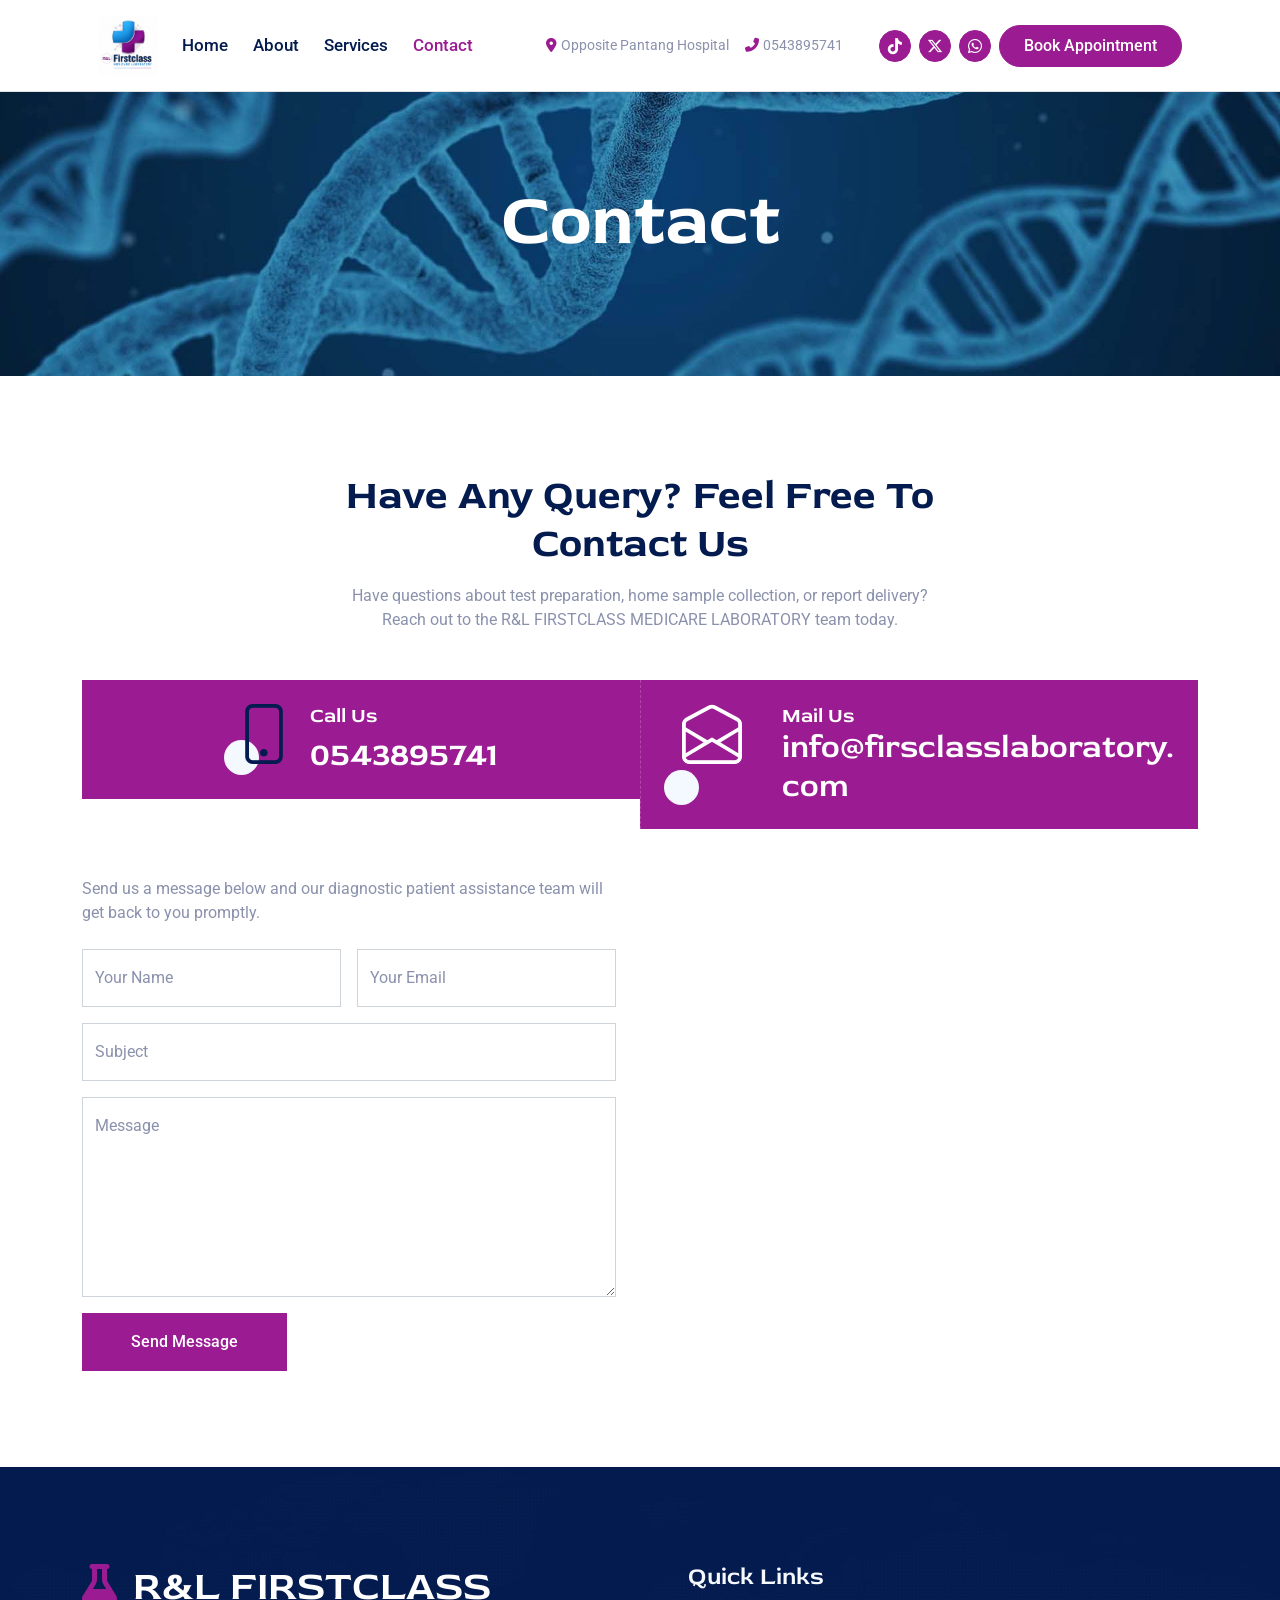
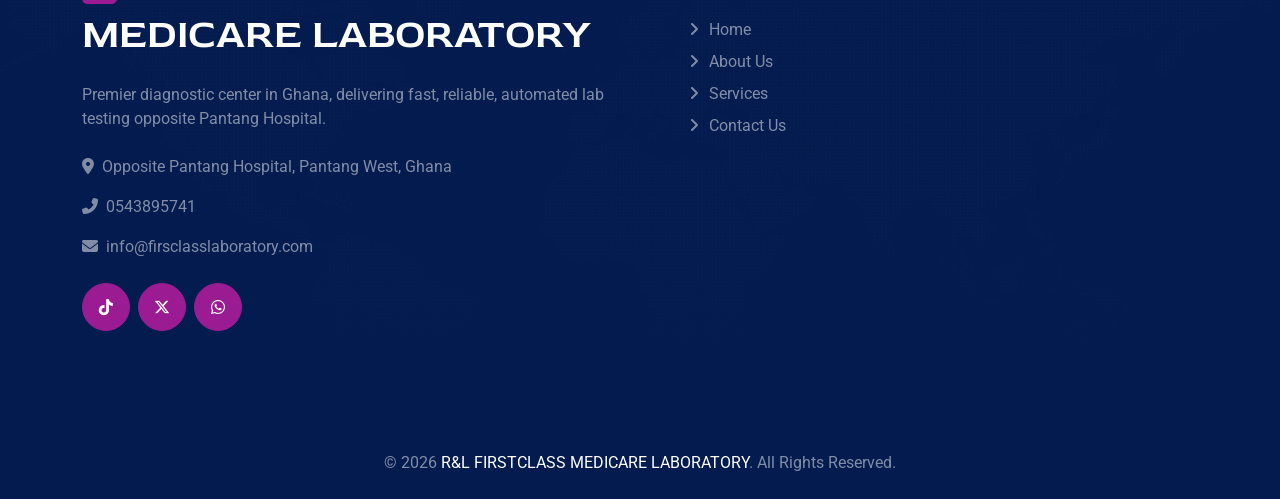
<file: contact.html>
<!DOCTYPE html>
<html lang="en">

<head>
    <meta charset="utf-8">
    <title>Contact | R&amp;L FIRSTCLASS MEDICARE LABORATORY</title>
    <meta content="width=device-width, initial-scale=1.0" name="viewport">
    <meta content="R&amp;L FIRSTCLASS MEDICARE LABORATORY, R&amp;L FirstClass, First Class Lab, firstclasslab21, contact laboratory, diagnostic center" name="keywords">
    <meta content="Contact R&amp;L FIRSTCLASS MEDICARE LABORATORY in Pantang for diagnostic test inquiries, preparation guidance, sample collection, and appointments." name="description">
    <meta name="robots" content="index, follow">
    <meta name="theme-color" content="#061b4f">

    <!-- Favicon -->
    <link href="img/firstclass.jpeg" rel="icon" type="image/jpeg">

    <!-- Google Web Fonts -->
    <link rel="preconnect" href="https://fonts.googleapis.com">
    <link rel="preconnect" href="https://fonts.gstatic.com" crossorigin>
    <link href="https://fonts.googleapis.com/css2?family=Roboto:wght@400;500&family=Red+Rose:wght@600;700&display=swap"
        rel="stylesheet">

    <!-- Icon Font Stylesheet -->
    <link href="https://cdnjs.cloudflare.com/ajax/libs/font-awesome/6.5.1/css/all.min.css" rel="stylesheet">
    <link rel="stylesheet" href="https://cdn.jsdelivr.net/npm/bootstrap-icons@1.10.4/font/bootstrap-icons.css">

    <!-- Libraries Stylesheet -->
    <link href="lib/animate/animate.min.css" rel="stylesheet">

    <!-- Customized Bootstrap Stylesheet -->
    <link href="css/bootstrap.min.css" rel="stylesheet">

    <!-- Template Stylesheet -->
    <link href="css/style.css" rel="stylesheet">
</head>

<body>
    <!-- Spinner Start -->
    <div id="spinner"
        class="show bg-white position-fixed translate-middle w-100 vh-100 top-50 start-50 d-flex align-items-center justify-content-center">
        <div class="spinner-border text-primary" role="status" style="width: 3rem; height: 3rem;"></div>
    </div>
    <!-- Spinner End -->


    <!-- Header Start -->
    <div class="container-fluid bg-white sticky-top py-2 px-0 border-bottom">
        <div class="container">
            <nav class="navbar navbar-expand-lg navbar-light bg-white py-0 px-3">
                <a href="index.html" class="navbar-brand me-4">
                    <img src="img/firstclass.jpeg" alt="R&amp;L FIRSTCLASS MEDICARE LABORATORY logo" style="height: 60px;">
                </a>
                <button type="button" class="navbar-toggler me-0" data-bs-toggle="collapse"
                    data-bs-target="#navbarCollapse">
                    <span class="navbar-toggler-icon"></span>
                </button>
                <div class="collapse navbar-collapse" id="navbarCollapse">
                    <div class="navbar-nav">
                        <a href="index.html" class="nav-item nav-link">Home</a>
                        <a href="about.html" class="nav-item nav-link">About</a>
                        <a href="service.html" class="nav-item nav-link">Services</a>
                        <a href="contact.html" class="nav-item nav-link active">Contact</a>
                    </div>
                    <div class="ms-auto d-none d-lg-flex align-items-center me-3">
                        <small class="me-3 text-body"><i class="fa fa-map-marker-alt me-1 text-primary"></i>Opposite Pantang Hospital</small>
                        <small class="me-3 text-body"><a href="tel:0543895741" class="text-body"><i class="fa fa-phone-alt me-1 text-primary"></i>0543895741</a></small>
                    </div>
                    <div class="d-none d-lg-flex align-items-center">
                        <a class="btn btn-sm-square btn-primary ms-1 me-1" href="https://www.tiktok.com/@firstclasslab21" target="_blank" title="TikTok"><i class="fab fa-tiktok"></i></a>
                        <a class="btn btn-sm-square btn-primary ms-1 me-1" href="https://x.com" target="_blank" title="X (Twitter)"><i class="fab fa-x-twitter"></i></a>
                        <a class="btn btn-sm-square btn-primary ms-1 me-2" href="https://wa.me/233543895741" target="_blank" title="WhatsApp"><i class="fab fa-whatsapp"></i></a>
                        <a class="btn btn-primary py-2 px-4 rounded-pill" href="https://wa.me/233543895741" target="_blank">Book Appointment</a>
                    </div>
                </div>
            </nav>
        </div>
    </div>
    <!-- Header End -->

    <!-- Page Header Start -->
    <div class="container-fluid page-header py-5 wow fadeIn" data-wow-delay="0.1s">
        <div class="container text-center py-5 mt-4">
            <h1 class="display-2 text-white mb-3 animated slideInDown">Contact</h1>
        </div>
    </div>
    <!-- Page Header End -->


    <!-- Contact Start -->
    <div class="container-fluid py-5">
        <div class="container py-5">
            <div class="text-center mx-auto wow fadeInUp" data-wow-delay="0.1s" style="max-width: 600px;">
                <h1 class="display-6 mb-3">Have Any Query? Feel Free To Contact Us</h1>
                <p class="mb-5">Have questions about test preparation, home sample collection, or report delivery? Reach out to the R&amp;L FIRSTCLASS MEDICARE LABORATORY team today.</p>
            </div>
            <div class="row contact-info position-relative g-0 mb-5">
                <div class="col-lg-6">
                    <a href="tel:0543895741" class="d-flex justify-content-lg-center bg-primary p-4">
                        <div class="icon-box-light flex-shrink-0">
                            <i class="bi bi-phone text-dark"></i>
                        </div>
                        <div class="ms-3">
                            <h5 class="text-white">Call Us</h5>
                            <h2 class="text-white mb-0">0543895741</h2>
                        </div>
                    </a>
                </div>
                <div class="col-lg-6">
                    <a href="mailto:info@firsclasslaboratory.com" class="d-flex justify-content-lg-center bg-primary p-4">
                        <div class="icon-box-light flex-shrink-0 font-weight-normal font-size-32 me-3">
                            <i class="bi bi-envelope-open text-white p-2"></i>
                        </div>
                        <div class="ms-3">
                            <h5 class="text-white mb-0">Mail Us</h5>
                            <h2 class="text-white mb-0">info@firsclasslaboratory.com</h2>
                        </div>
                    </a>
                </div>
            </div>
            <div class="row g-5">
                <div class="col-lg-6 wow fadeInUp" data-wow-delay="0.1s">
                    <p class="mb-4">Send us a message below and our diagnostic patient assistance team will get back to you promptly.</p>
                    <form>
                        <div class="row g-3">
                            <div class="col-md-6">
                                <div class="form-floating">
                                    <input type="text" class="form-control" id="name" placeholder="Your Name">
                                    <label for="name">Your Name</label>
                                </div>
                            </div>
                            <div class="col-md-6">
                                <div class="form-floating">
                                    <input type="email" class="form-control" id="email" placeholder="Your Email">
                                    <label for="email">Your Email</label>
                                </div>
                            </div>
                            <div class="col-12">
                                <div class="form-floating">
                                    <input type="text" class="form-control" id="subject" placeholder="Subject">
                                    <label for="subject">Subject</label>
                                </div>
                            </div>
                            <div class="col-12">
                                <div class="form-floating">
                                    <textarea class="form-control" placeholder="Leave a message here" id="message" style="height: 200px"></textarea>
                                    <label for="message">Message</label>
                                </div>
                            </div>
                            <div class="col-12">
                                <button class="btn btn-primary py-3 px-5" type="submit">Send Message</button>
                            </div>
                        </div>
                    </form>
                </div>
                <div class="col-lg-6 wow fadeInUp" data-wow-delay="0.5s">
                    <iframe class="w-100 h-100"
                    src="https://maps.google.com/maps?q=Pantang+Hospital,+Pantang+Abokobi+Rd,+Pantang+West,+Ghana&t=&z=15&ie=UTF-8&iwloc=&output=embed"
                    frameborder="0" style="min-height: 300px; border:0;" allowfullscreen="" aria-hidden="false"
                    tabindex="0"></iframe>
                </div>
            </div>
        </div>
    </div>
    <!-- Contact End -->


    <!-- Footer Start -->
    <div class="container-fluid footer position-relative bg-dark text-white-50 py-5 wow fadeIn" data-wow-delay="0.1s">
        <div class="container border-0 py-5">
            <div class="row g-5">
                <div class="col-lg-6 col-md-6">
                    <h1 class="text-white mb-4"><i class="fa fa-flask me-3 text-primary"></i>R&amp;L FIRSTCLASS MEDICARE LABORATORY</h1>
                    <p class="mb-4">Premier diagnostic center in Ghana, delivering fast, reliable, automated lab testing opposite Pantang Hospital.</p>
                    <p><i class="fa fa-map-marker-alt me-2"></i>Opposite Pantang Hospital, Pantang West, Ghana</p>
                    <p><a href="tel:0543895741" class="text-white-50"><i class="fa fa-phone-alt me-2"></i>0543895741</a></p>
                    <p><a href="mailto:info@firsclasslaboratory.com" class="text-white-50"><i class="fa fa-envelope me-2"></i>info@firsclasslaboratory.com</a></p>
                    <div class="d-flex mt-4">
                        <a class="btn btn-lg-square btn-primary me-2" href="https://www.tiktok.com/@firstclasslab21" target="_blank" title="TikTok"><i class="fab fa-tiktok"></i></a>
                        <a class="btn btn-lg-square btn-primary me-2" href="https://x.com" target="_blank" title="X (Twitter)"><i class="fab fa-x-twitter"></i></a>
                        <a class="btn btn-lg-square btn-primary me-2" href="https://wa.me/233543895741" target="_blank" title="WhatsApp"><i class="fab fa-whatsapp"></i></a>
                    </div>
                </div>
                <div class="col-lg-6 ps-lg-5">
                    <div class="row g-5">
                        <div class="col-sm-12">
                            <h4 class="text-light mb-4">Quick Links</h4>
                            <a class="btn btn-link" href="index.html">Home</a>
                            <a class="btn btn-link" href="about.html">About Us</a>
                            <a class="btn btn-link" href="service.html">Services</a>
                            <a class="btn btn-link" href="contact.html">Contact Us</a>
                        </div>
                    </div>
                </div>
            </div>
        </div>
    </div>
    <!-- Footer End -->


    <!-- Copyright Start -->
    <div class="container-fluid copyright bg-dark text-white-50 py-4">
        <div class="container">
            <div class="row">
                <div class="col-md-12 text-center">
                    <p class="mb-0">&copy; 2026 <a href="#">R&amp;L FIRSTCLASS MEDICARE LABORATORY</a>. All Rights Reserved.</p>
                </div>
            </div>
        </div>
    </div>
    <!-- Copyright End -->


    <!-- Back to Top -->



    <!-- JavaScript Libraries -->
    <script src="https://ajax.googleapis.com/ajax/libs/jquery/3.6.1/jquery.min.js"></script>
    <script src="https://cdn.jsdelivr.net/npm/bootstrap@5.0.0/dist/js/bootstrap.bundle.min.js"></script>
    <script src="lib/wow/wow.min.js"></script>
    <script src="lib/easing/easing.min.js"></script>
    <script src="lib/waypoints/waypoints.min.js"></script>
    <script src="lib/counterup/counterup.min.js"></script>

    <!-- Template Javascript -->
    <script src="js/main.js"></script>
</body>

</html>
</file>
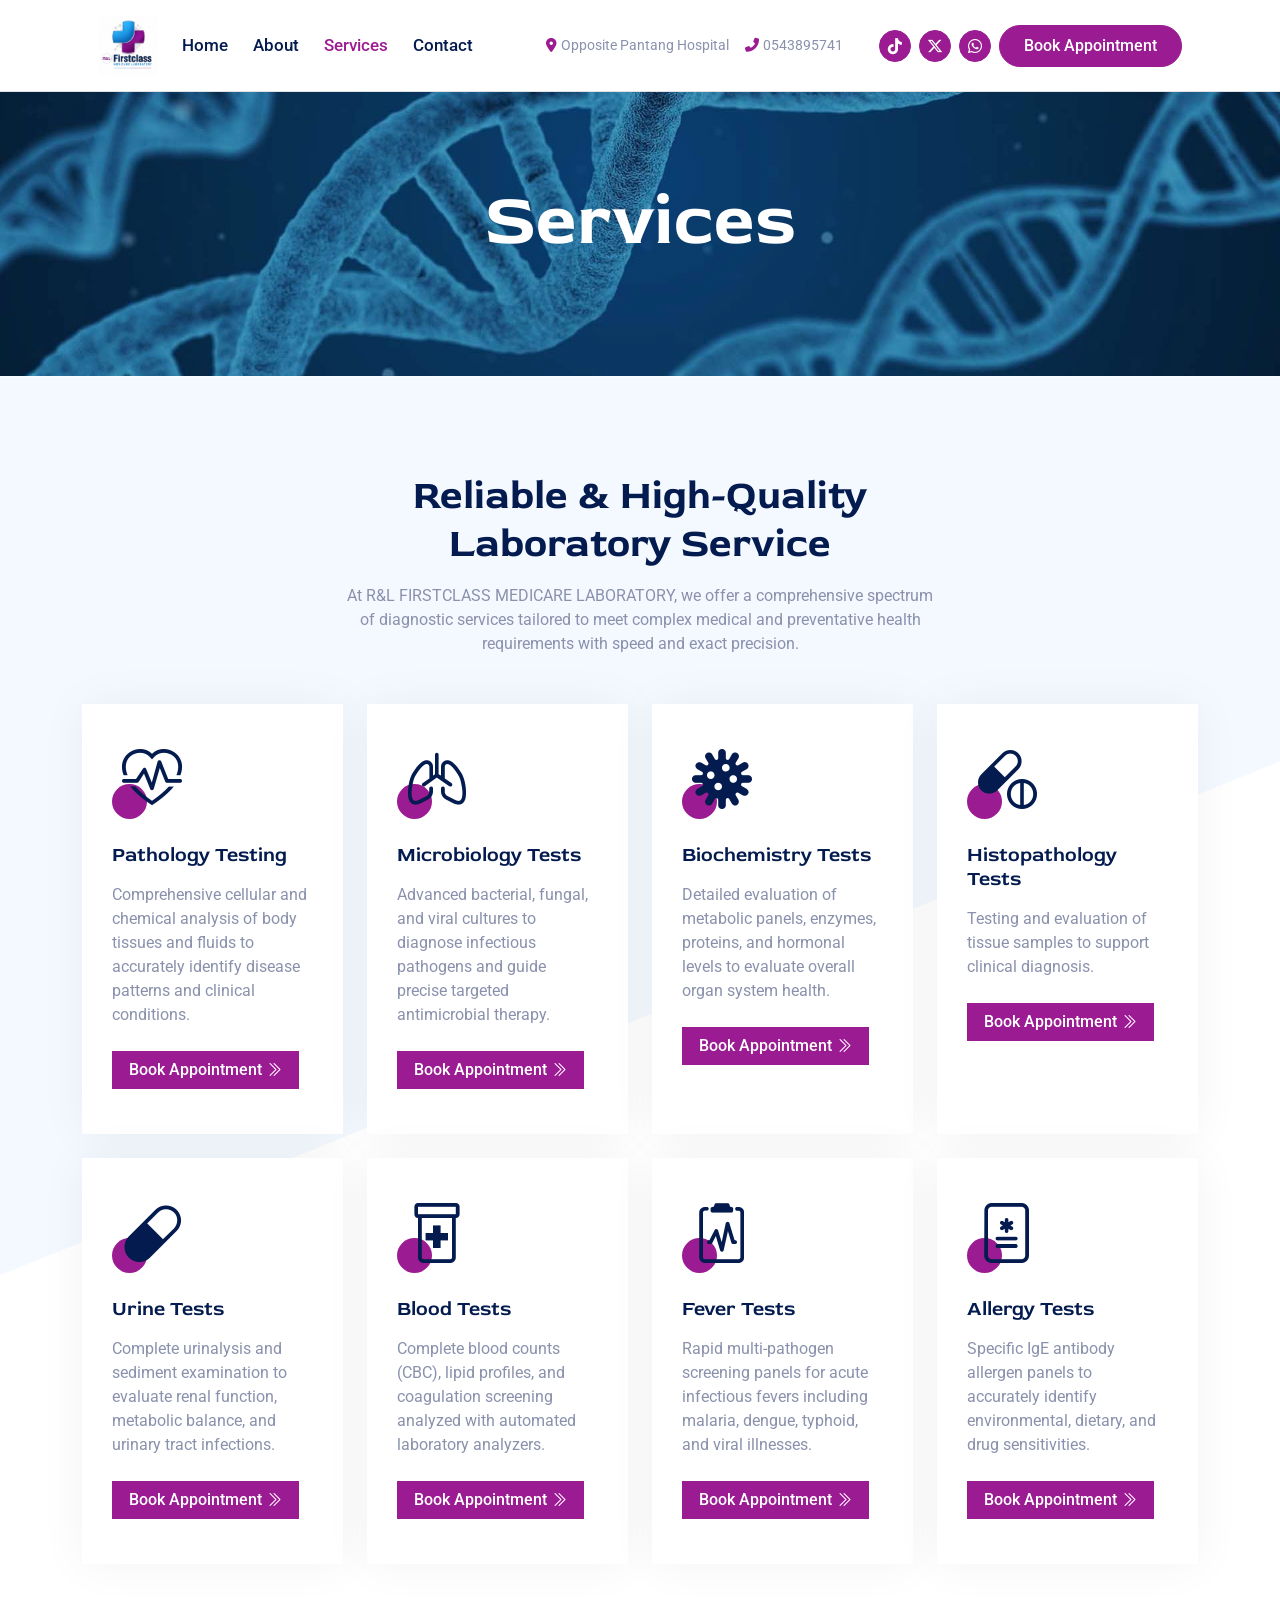
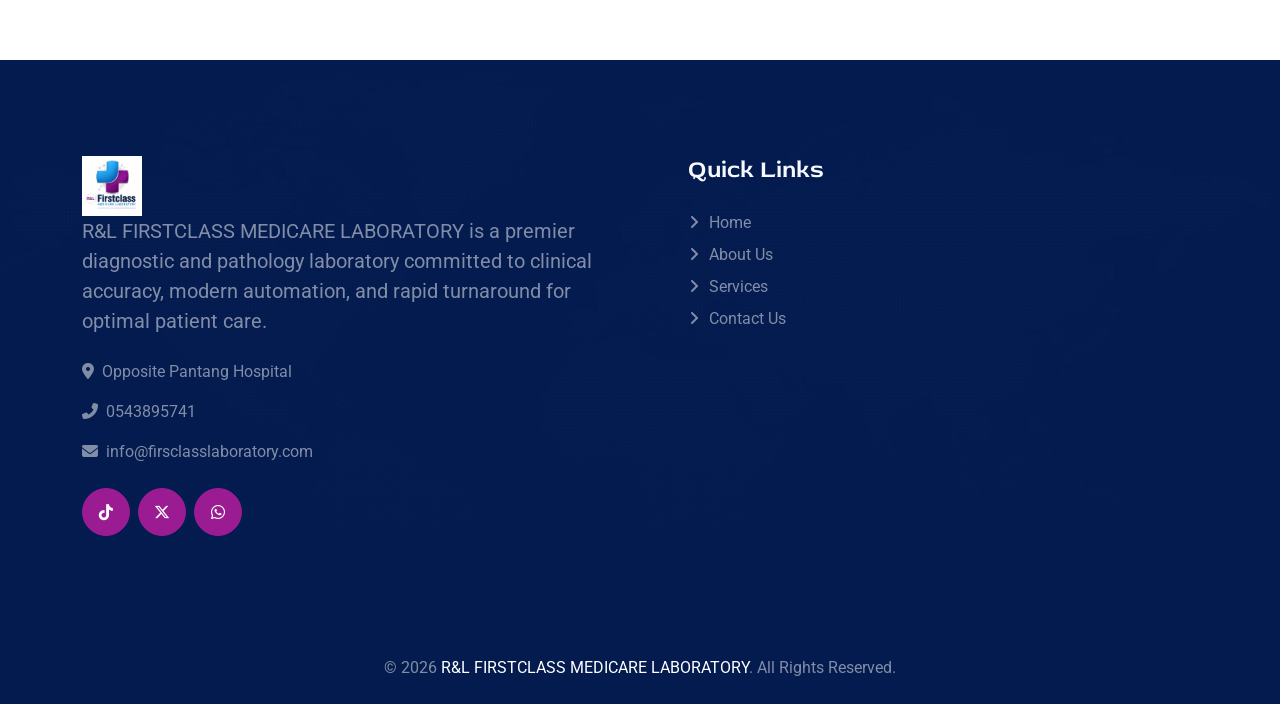
<file: service.html>
<!DOCTYPE html>
<html lang="en">

<head>
    <meta charset="utf-8">
    <title>Services | R&amp;L FIRSTCLASS MEDICARE LABORATORY</title>
    <meta content="width=device-width, initial-scale=1.0" name="viewport">
    <meta content="R&amp;L FIRSTCLASS MEDICARE LABORATORY, R&amp;L FirstClass, First Class Lab, firstclasslab21, pathology, diagnostic laboratory" name="keywords">
    <meta content="Explore diagnostic laboratory testing services from R&amp;L FIRSTCLASS MEDICARE LABORATORY, including hematology, chemistry, microbiology, and more." name="description">
    <meta name="robots" content="index, follow">
    <meta name="theme-color" content="#061b4f">

    <!-- Favicon -->
    <link href="img/firstclass.jpeg" rel="icon" type="image/jpeg">

    <!-- Google Web Fonts -->
    <link rel="preconnect" href="https://fonts.googleapis.com">
    <link rel="preconnect" href="https://fonts.gstatic.com" crossorigin>
    <link href="https://fonts.googleapis.com/css2?family=Roboto:wght@400;500&family=Red+Rose:wght@600;700&display=swap"
        rel="stylesheet">

    <!-- Icon Font Stylesheet -->
    <link href="https://cdnjs.cloudflare.com/ajax/libs/font-awesome/6.5.1/css/all.min.css" rel="stylesheet">
    <link rel="stylesheet" href="https://cdn.jsdelivr.net/npm/bootstrap-icons@1.10.4/font/bootstrap-icons.css">

    <!-- Libraries Stylesheet -->
    <link href="lib/animate/animate.min.css" rel="stylesheet">

    <!-- Customized Bootstrap Stylesheet -->
    <link href="css/bootstrap.min.css" rel="stylesheet">

    <!-- Template Stylesheet -->
    <link href="css/style.css" rel="stylesheet">
</head>

<body>
    <!-- Spinner Start -->
    <div id="spinner"
        class="show bg-white position-fixed translate-middle w-100 vh-100 top-50 start-50 d-flex align-items-center justify-content-center">
        <div class="spinner-border text-primary" role="status" style="width: 3rem; height: 3rem;"></div>
    </div>
    <!-- Spinner End -->


    <!-- Header Start -->
    <div class="container-fluid bg-white sticky-top py-2 px-0 border-bottom">
        <div class="container">
            <nav class="navbar navbar-expand-lg navbar-light bg-white py-0 px-3">
                <a href="index.html" class="navbar-brand me-4">
                    <img src="img/firstclass.jpeg" alt="R&amp;L FIRSTCLASS MEDICARE LABORATORY logo" style="height: 60px;">
                </a>
                <button type="button" class="navbar-toggler me-0" data-bs-toggle="collapse"
                    data-bs-target="#navbarCollapse">
                    <span class="navbar-toggler-icon"></span>
                </button>
                <div class="collapse navbar-collapse" id="navbarCollapse">
                    <div class="navbar-nav">
                        <a href="index.html" class="nav-item nav-link">Home</a>
                        <a href="about.html" class="nav-item nav-link">About</a>
                        <a href="service.html" class="nav-item nav-link active">Services</a>
                        <a href="contact.html" class="nav-item nav-link">Contact</a>
                    </div>
                    <div class="ms-auto d-none d-lg-flex align-items-center me-3">
                        <small class="me-3 text-body"><i class="fa fa-map-marker-alt me-1 text-primary"></i>Opposite Pantang Hospital</small>
                        <small class="me-3 text-body"><a href="tel:0543895741" class="text-body"><i class="fa fa-phone-alt me-1 text-primary"></i>0543895741</a></small>
                    </div>
                    <div class="d-none d-lg-flex align-items-center">
                        <a class="btn btn-sm-square btn-primary ms-1 me-1" href="https://www.tiktok.com/@firstclasslab21" target="_blank" title="TikTok"><i class="fab fa-tiktok"></i></a>
                        <a class="btn btn-sm-square btn-primary ms-1 me-1" href="https://x.com" target="_blank" title="X (Twitter)"><i class="fab fa-x-twitter"></i></a>
                        <a class="btn btn-sm-square btn-primary ms-1 me-2" href="https://wa.me/233543895741" target="_blank" title="WhatsApp"><i class="fab fa-whatsapp"></i></a>
                        <a class="btn btn-primary py-2 px-4 rounded-pill" href="https://wa.me/233543895741" target="_blank">Book Appointment</a>
                    </div>
                </div>
            </nav>
        </div>
    </div>
    <!-- Header End -->

    <!-- Page Header Start -->
    <div class="container-fluid page-header py-5 wow fadeIn" data-wow-delay="0.1s">
        <div class="container text-center py-5 mt-4">
            <h1 class="display-2 text-white mb-3 animated slideInDown">Services</h1>
        </div>
    </div>
    <!-- Page Header End -->


    <!-- Service Start -->
    <div class="container-fluid container-service py-5">
        <div class="container py-5">
            <div class="text-center mx-auto wow fadeInUp" data-wow-delay="0.1s" style="max-width: 600px;">
                <h1 class="display-6 mb-3">Reliable & High-Quality Laboratory Service</h1>
                <p class="mb-5">At R&amp;L FIRSTCLASS MEDICARE LABORATORY, we offer a comprehensive spectrum of diagnostic services tailored to meet complex medical and preventative health requirements with speed and exact precision.</p>
            </div>
            <div class="row g-4">
                <div class="col-lg-3 col-md-6 wow fadeInUp" data-wow-delay="0.1s">
                    <div class="service-item">
                        <div class="icon-box-primary mb-4">
                            <i class="bi bi-heart-pulse text-dark"></i>
                        </div>
                        <h5 class="mb-3">Pathology Testing</h5>
                            <p class="mb-4">Comprehensive cellular and chemical analysis of body tissues and fluids to accurately identify disease patterns and clinical conditions.</p>
                        <a class="btn btn-primary px-3" href="https://wa.me/233543895741" target="_blank">Book Appointment<i class="bi bi-chevron-double-right ms-1"></i></a>
                    </div>
                </div>
                <div class="col-lg-3 col-md-6 wow fadeInUp" data-wow-delay="0.3s">
                    <div class="service-item">
                        <div class="icon-box-primary mb-4">
                            <i class="bi bi-lungs text-dark"></i>
                        </div>
                        <h5 class="mb-3">Microbiology Tests</h5>
                            <p class="mb-4">Advanced bacterial, fungal, and viral cultures to diagnose infectious pathogens and guide precise targeted antimicrobial therapy.</p>
                        <a class="btn btn-primary px-3" href="https://wa.me/233543895741" target="_blank">Book Appointment<i class="bi bi-chevron-double-right ms-1"></i></a>
                    </div>
                </div>
                <div class="col-lg-3 col-md-6 wow fadeInUp" data-wow-delay="0.5s">
                    <div class="service-item">
                        <div class="icon-box-primary mb-4">
                            <i class="bi bi-virus text-dark"></i>
                        </div>
                        <h5 class="mb-3">Biochemistry Tests</h5>
                            <p class="mb-4">Detailed evaluation of metabolic panels, enzymes, proteins, and hormonal levels to evaluate overall organ system health.</p>
                        <a class="btn btn-primary px-3" href="https://wa.me/233543895741" target="_blank">Book Appointment<i class="bi bi-chevron-double-right ms-1"></i></a>
                    </div>
                </div>
                <div class="col-lg-3 col-md-6 wow fadeInUp" data-wow-delay="0.7s">
                    <div class="service-item">
                        <div class="icon-box-primary mb-4">
                            <i class="bi bi-capsule-pill text-dark"></i>
                        </div>
                        <h5 class="mb-3">Histopathology Tests</h5>
                            <p class="mb-4">Testing and evaluation of tissue samples to support clinical diagnosis.</p>
                        <a class="btn btn-primary px-3" href="https://wa.me/233543895741" target="_blank">Book Appointment<i class="bi bi-chevron-double-right ms-1"></i></a>
                    </div>
                </div>
                <div class="col-lg-3 col-md-6 wow fadeInUp" data-wow-delay="0.1s">
                    <div class="service-item">
                        <div class="icon-box-primary mb-4">
                            <i class="bi bi-capsule text-dark"></i>
                        </div>
                        <h5 class="mb-3">Urine Tests</h5>
                            <p class="mb-4">Complete urinalysis and sediment examination to evaluate renal function, metabolic balance, and urinary tract infections.</p>
                        <a class="btn btn-primary px-3" href="https://wa.me/233543895741" target="_blank">Book Appointment<i class="bi bi-chevron-double-right ms-1"></i></a>
                    </div>
                </div>
                <div class="col-lg-3 col-md-6 wow fadeInUp" data-wow-delay="0.3s">
                    <div class="service-item">
                        <div class="icon-box-primary mb-4">
                            <i class="bi bi-prescription2 text-dark"></i>
                        </div>
                        <h5 class="mb-3">Blood Tests</h5>
                            <p class="mb-4">Complete blood counts (CBC), lipid profiles, and coagulation screening analyzed with automated laboratory analyzers.</p>
                        <a class="btn btn-primary px-3" href="https://wa.me/233543895741" target="_blank">Book Appointment<i class="bi bi-chevron-double-right ms-1"></i></a>
                    </div>
                </div>
                <div class="col-lg-3 col-md-6 wow fadeInUp" data-wow-delay="0.5s">
                    <div class="service-item">
                        <div class="icon-box-primary mb-4">
                            <i class="bi bi-clipboard2-pulse text-dark"></i>
                        </div>
                        <h5 class="mb-3">Fever Tests</h5>
                            <p class="mb-4">Rapid multi-pathogen screening panels for acute infectious fevers including malaria, dengue, typhoid, and viral illnesses.</p>
                        <a class="btn btn-primary px-3" href="https://wa.me/233543895741" target="_blank">Book Appointment<i class="bi bi-chevron-double-right ms-1"></i></a>
                    </div>
                </div>
                <div class="col-lg-3 col-md-6 wow fadeInUp" data-wow-delay="0.7s">
                    <div class="service-item">
                        <div class="icon-box-primary mb-4">
                            <i class="bi bi-file-medical text-dark"></i>
                        </div>
                        <h5 class="mb-3">Allergy Tests</h5>
                            <p class="mb-4">Specific IgE antibody allergen panels to accurately identify environmental, dietary, and drug sensitivities.</p>
                        <a class="btn btn-primary px-3" href="https://wa.me/233543895741" target="_blank">Book Appointment<i class="bi bi-chevron-double-right ms-1"></i></a>
                    </div>
                </div>
            </div>
        </div>
    </div>
    <!-- Service End -->


    <!-- Footer Start -->
    <div class="container-fluid footer position-relative bg-dark text-white-50 py-5 wow fadeIn" data-wow-delay="0.1s">
        <div class="container">
            <div class="row g-5 py-5">
                <div class="col-lg-6 pe-lg-5">
                    <a href="index.html" class="navbar-brand">
                        <img src="img/firstclass.jpeg" alt="R&amp;L FIRSTCLASS MEDICARE LABORATORY logo" style="height: 60px;">
                    </a>
                    <p class="fs-5 mb-4">R&amp;L FIRSTCLASS MEDICARE LABORATORY is a premier diagnostic and pathology laboratory committed to clinical accuracy, modern automation, and rapid turnaround for optimal patient care.</p>
                    <p><i class="fa fa-map-marker-alt me-2"></i>Opposite Pantang Hospital</p>
                    <p><a href="tel:0543895741" class="text-white-50"><i class="fa fa-phone-alt me-2"></i>0543895741</a></p>
                    <p><a href="mailto:info@firsclasslaboratory.com" class="text-white-50"><i class="fa fa-envelope me-2"></i>info@firsclasslaboratory.com</a></p>
                    <div class="d-flex mt-4">
                        <a class="btn btn-lg-square btn-primary me-2" href="https://www.tiktok.com/@firstclasslab21" target="_blank" title="TikTok"><i class="fab fa-tiktok"></i></a>
                        <a class="btn btn-lg-square btn-primary me-2" href="https://x.com" target="_blank" title="X (Twitter)"><i class="fab fa-x-twitter"></i></a>
                        <a class="btn btn-lg-square btn-primary me-2" href="https://wa.me/233543895741" target="_blank" title="WhatsApp"><i class="fab fa-whatsapp"></i></a>
                    </div>
                </div>
                <div class="col-lg-6 ps-lg-5">
                    <div class="row g-5">
                        <div class="col-sm-12">
                            <h4 class="text-light mb-4">Quick Links</h4>
                            <a class="btn btn-link" href="index.html">Home</a>
                            <a class="btn btn-link" href="about.html">About Us</a>
                            <a class="btn btn-link" href="service.html">Services</a>
                            <a class="btn btn-link" href="contact.html">Contact Us</a>
                        </div>
                    </div>
                </div>
            </div>
        </div>
    </div>
    <!-- Footer End -->


    <!-- Copyright Start -->
    <div class="container-fluid copyright bg-dark text-white-50 py-4">
        <div class="container">
            <div class="row">
                <div class="col-md-12 text-center">
                    <p class="mb-0">&copy; 2026 <a href="#">R&amp;L FIRSTCLASS MEDICARE LABORATORY</a>. All Rights Reserved.</p>
                </div>
            </div>
        </div>
    </div>
    <!-- Copyright End -->


    <!-- Back to Top -->



    <!-- JavaScript Libraries -->
    <script src="https://ajax.googleapis.com/ajax/libs/jquery/3.6.1/jquery.min.js"></script>
    <script src="https://cdn.jsdelivr.net/npm/bootstrap@5.0.0/dist/js/bootstrap.bundle.min.js"></script>
    <script src="lib/wow/wow.min.js"></script>
    <script src="lib/easing/easing.min.js"></script>
    <script src="lib/waypoints/waypoints.min.js"></script>
    <script src="lib/counterup/counterup.min.js"></script>

    <!-- Template Javascript -->
    <script src="js/main.js"></script>
</body>

</html>
</file>
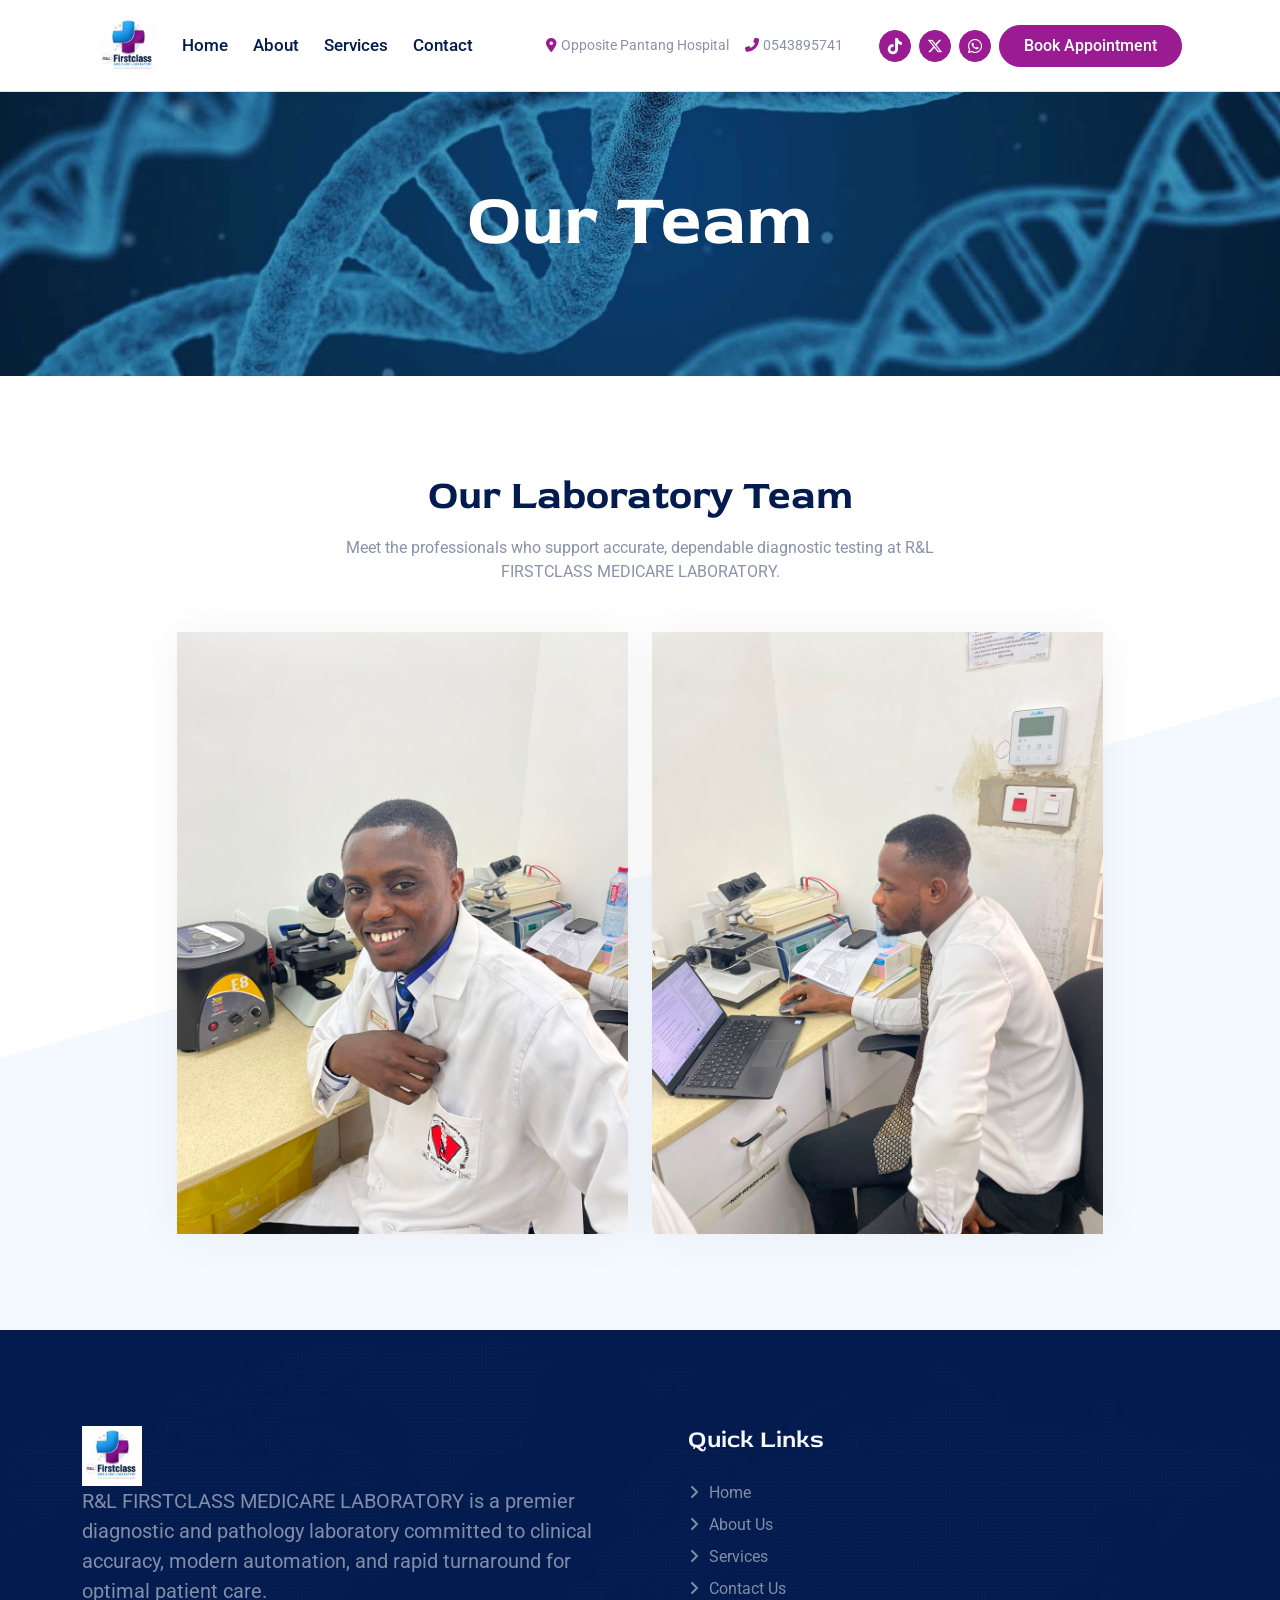
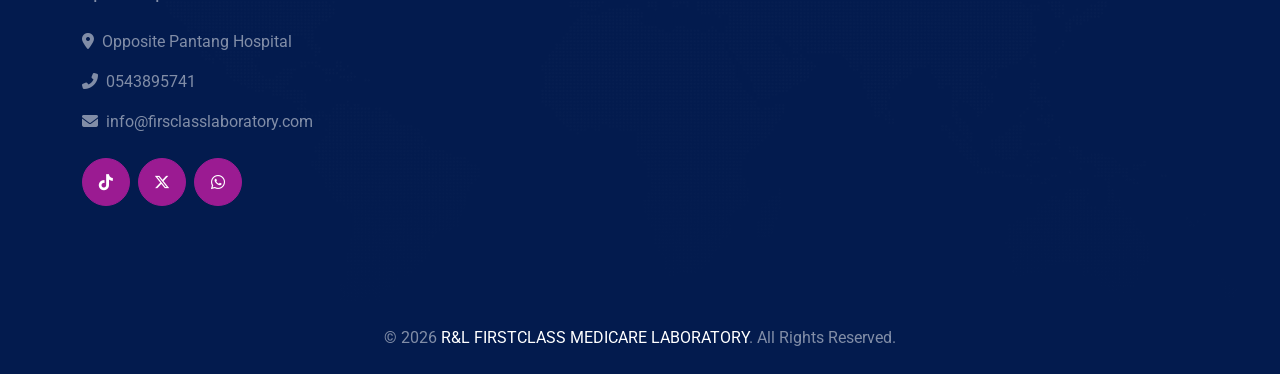
<file: team.html>
<!DOCTYPE html>
<html lang="en">

<head>
    <meta charset="utf-8">
    <title>Our Team | R&amp;L FIRSTCLASS MEDICARE LABORATORY</title>
    <meta content="width=device-width, initial-scale=1.0" name="viewport">
    <meta content="R&amp;L FIRSTCLASS MEDICARE LABORATORY, R&amp;L FirstClass, First Class Lab, firstclasslab21, pathology team, lab specialists" name="keywords">
    <meta content="Meet the professionals behind accurate, dependable diagnostic testing and patient support at R&amp;L FIRSTCLASS MEDICARE LABORATORY in Pantang." name="description">
    <meta name="robots" content="index, follow">
    <meta name="theme-color" content="#061b4f">

    <!-- Favicon -->
    <link href="img/firstclass.jpeg" rel="icon" type="image/jpeg">

    <!-- Google Web Fonts -->
    <link rel="preconnect" href="https://fonts.googleapis.com">
    <link rel="preconnect" href="https://fonts.gstatic.com" crossorigin>
    <link href="https://fonts.googleapis.com/css2?family=Roboto:wght@400;500&family=Red+Rose:wght@600;700&display=swap"
        rel="stylesheet">

    <!-- Icon Font Stylesheet -->
    <link href="https://cdnjs.cloudflare.com/ajax/libs/font-awesome/6.5.1/css/all.min.css" rel="stylesheet">
    <link rel="stylesheet" href="https://cdn.jsdelivr.net/npm/bootstrap-icons@1.10.4/font/bootstrap-icons.css">

    <!-- Libraries Stylesheet -->
    <link href="lib/animate/animate.min.css" rel="stylesheet">

    <!-- Customized Bootstrap Stylesheet -->
    <link href="css/bootstrap.min.css" rel="stylesheet">

    <!-- Template Stylesheet -->
    <link href="css/style.css" rel="stylesheet">
</head>

<body>
    <!-- Spinner Start -->
    <div id="spinner"
        class="show bg-white position-fixed translate-middle w-100 vh-100 top-50 start-50 d-flex align-items-center justify-content-center">
        <div class="spinner-border text-primary" role="status" style="width: 3rem; height: 3rem;"></div>
    </div>
    <!-- Spinner End -->


    <!-- Header Start -->
    <div class="container-fluid bg-white sticky-top py-2 px-0 border-bottom">
        <div class="container">
            <nav class="navbar navbar-expand-lg navbar-light bg-white py-0 px-3">
                <a href="index.html" class="navbar-brand me-4">
                    <img src="img/firstclass.jpeg" alt="R&amp;L FIRSTCLASS MEDICARE LABORATORY logo" style="height: 60px;">
                </a>
                <button type="button" class="navbar-toggler me-0" data-bs-toggle="collapse"
                    data-bs-target="#navbarCollapse">
                    <span class="navbar-toggler-icon"></span>
                </button>
                <div class="collapse navbar-collapse" id="navbarCollapse">
                    <div class="navbar-nav">
                        <a href="index.html" class="nav-item nav-link">Home</a>
                        <a href="about.html" class="nav-item nav-link">About</a>
                        <a href="service.html" class="nav-item nav-link">Services</a>
                        <a href="contact.html" class="nav-item nav-link">Contact</a>
                    </div>
                    <div class="ms-auto d-none d-lg-flex align-items-center me-3">
                        <small class="me-3 text-body"><i class="fa fa-map-marker-alt me-1 text-primary"></i>Opposite Pantang Hospital</small>
                        <small class="me-3 text-body"><a href="tel:0543895741" class="text-body"><i class="fa fa-phone-alt me-1 text-primary"></i>0543895741</a></small>
                    </div>
                    <div class="d-none d-lg-flex align-items-center">
                        <a class="btn btn-sm-square btn-primary ms-1 me-1" href="https://www.tiktok.com/@firstclasslab21" target="_blank" title="TikTok"><i class="fab fa-tiktok"></i></a>
                        <a class="btn btn-sm-square btn-primary ms-1 me-1" href="https://x.com" target="_blank" title="X (Twitter)"><i class="fab fa-x-twitter"></i></a>
                        <a class="btn btn-sm-square btn-primary ms-1 me-2" href="https://wa.me/233543895741" target="_blank" title="WhatsApp"><i class="fab fa-whatsapp"></i></a>
                        <a class="btn btn-primary py-2 px-4 rounded-pill" href="https://wa.me/233543895741" target="_blank">Book Appointment</a>
                    </div>
                </div>
            </nav>
        </div>
    </div>
    <!-- Header End -->

    <!-- Page Header Start -->
    <div class="container-fluid page-header py-5 mb-5 wow fadeIn" data-wow-delay="0.1s">
        <div class="container text-center py-5 mt-4">
            <h1 class="display-2 text-white mb-3 animated slideInDown">Our Team</h1>
        </div>
    </div>
    <!-- Page Header End -->


    <!-- Team Start -->
    <div class="container-fluid container-team py-5">
        <div class="container pb-5">
            <div class="text-center mx-auto mb-5 wow fadeInUp" data-wow-delay="0.1s" style="max-width: 600px;">
                <h2 class="display-6 mb-3">Our Laboratory Team</h2>
                <p class="mb-0">Meet the professionals who support accurate, dependable diagnostic testing at R&amp;L FIRSTCLASS MEDICARE LABORATORY.</p>
            </div>
            <div class="row g-4 justify-content-center">
                <div class="col-lg-5 col-md-6 wow fadeInUp" data-wow-delay="0.1s">
                    <div class="team-item">
                        <div class="position-relative overflow-hidden">
                            <img class="img-fluid w-100" src="img/staff1.jpeg" alt="R&amp;L FIRSTCLASS MEDICARE LABORATORY staff member at a microscope">
                        </div>
                    </div>
                </div>
                <div class="col-lg-5 col-md-6 wow fadeInUp" data-wow-delay="0.3s">
                    <div class="team-item">
                        <div class="position-relative overflow-hidden">
                            <img class="img-fluid w-100" src="img/stff2.jpeg" alt="R&amp;L FIRSTCLASS MEDICARE LABORATORY staff member reviewing laboratory work">
                        </div>
                    </div>
                </div>
            </div>
        </div>
    </div>
    <!-- Team End -->


    <!-- Footer Start -->
    <div class="container-fluid footer position-relative bg-dark text-white-50 py-5 wow fadeIn" data-wow-delay="0.1s">
        <div class="container">
            <div class="row g-5 py-5">
                <div class="col-lg-6 pe-lg-5">
                    <a href="index.html" class="navbar-brand">
                        <img src="img/firstclass.jpeg" alt="R&amp;L FIRSTCLASS MEDICARE LABORATORY logo" style="height: 60px;">
                    </a>
                    <p class="fs-5 mb-4">R&amp;L FIRSTCLASS MEDICARE LABORATORY is a premier diagnostic and pathology laboratory committed to clinical accuracy, modern automation, and rapid turnaround for optimal patient care.</p>
                    <p><i class="fa fa-map-marker-alt me-2"></i>Opposite Pantang Hospital</p>
                    <p><a href="tel:0543895741" class="text-white-50"><i class="fa fa-phone-alt me-2"></i>0543895741</a></p>
                    <p><a href="mailto:info@firsclasslaboratory.com" class="text-white-50"><i class="fa fa-envelope me-2"></i>info@firsclasslaboratory.com</a></p>
                    <div class="d-flex mt-4">
                        <a class="btn btn-lg-square btn-primary me-2" href="https://www.tiktok.com/@firstclasslab21" target="_blank" title="TikTok"><i class="fab fa-tiktok"></i></a>
                        <a class="btn btn-lg-square btn-primary me-2" href="https://x.com" target="_blank" title="X (Twitter)"><i class="fab fa-x-twitter"></i></a>
                        <a class="btn btn-lg-square btn-primary me-2" href="https://wa.me/233543895741" target="_blank" title="WhatsApp"><i class="fab fa-whatsapp"></i></a>
                    </div>
                </div>
                <div class="col-lg-6 ps-lg-5">
                    <div class="row g-5">
                        <div class="col-sm-12">
                            <h4 class="text-light mb-4">Quick Links</h4>
                            <a class="btn btn-link" href="index.html">Home</a>
                            <a class="btn btn-link" href="about.html">About Us</a>
                            <a class="btn btn-link" href="service.html">Services</a>
                            <a class="btn btn-link" href="contact.html">Contact Us</a>
                        </div>
                    </div>
                </div>
            </div>
        </div>
    </div>
    <!-- Footer End -->


    <!-- Copyright Start -->
    <div class="container-fluid copyright bg-dark text-white-50 py-4">
        <div class="container">
            <div class="row">
                <div class="col-md-12 text-center">
                    <p class="mb-0">&copy; 2026 <a href="#">R&amp;L FIRSTCLASS MEDICARE LABORATORY</a>. All Rights Reserved.</p>
                </div>
            </div>
        </div>
    </div>
    <!-- Copyright End -->


    <!-- Back to Top -->



    <!-- JavaScript Libraries -->
    <script src="https://ajax.googleapis.com/ajax/libs/jquery/3.6.1/jquery.min.js"></script>
    <script src="https://cdn.jsdelivr.net/npm/bootstrap@5.0.0/dist/js/bootstrap.bundle.min.js"></script>
    <script src="lib/wow/wow.min.js"></script>
    <script src="lib/easing/easing.min.js"></script>
    <script src="lib/waypoints/waypoints.min.js"></script>
    <script src="lib/counterup/counterup.min.js"></script>

    <!-- Template Javascript -->
    <script src="js/main.js"></script>
</body>

</html>
</file>
<file: css/style.css>
/********** Template CSS **********/

:root {
    --bs-primary: #9B1B92;
    --bs-secondary: #00AEEF;
    --bs-dark: #031B4E;
    --bs-light: #F4F8FF;
}

.back-to-top {
    position: fixed;
    display: none;
    right: 30px;
    bottom: 30px;
    z-index: 99;
}

.fw-medium {
    font-weight: 500;
}


/*** Spinner ***/
#spinner {
    opacity: 0;
    visibility: hidden;
    transition: opacity .5s ease-out, visibility 0s linear .5s;
    z-index: 99999;
}

#spinner.show {
    transition: opacity .5s ease-out, visibility 0s linear 0s;
    visibility: visible;
    opacity: 1;
}


/*** Button ***/
.btn {
    transition: .5s;
    font-weight: 500;
}

.btn-primary,
.btn-outline-primary:hover {
    color: var(--bs-light);
}

.btn-secondary,
.btn-outline-secondary:hover {
    color: var(--bs-dark);
}

.btn-square {
    width: 38px;
    height: 38px;
}

.btn-sm-square {
    width: 32px;
    height: 32px;
}

.btn-lg-square {
    width: 48px;
    height: 48px;
}

.btn-square,
.btn-sm-square,
.btn-lg-square {
    padding: 0;
    display: flex;
    align-items: center;
    justify-content: center;
    border-radius: 50px;
    font-weight: normal;
}

.icon-box-primary,
.icon-box-light {
    position: relative;
    padding: 0 0 10px 10px;
    z-index: 1;
}

.icon-box-primary i,
.icon-box-light i {
    font-size: 60px;
    line-height: 0;
}

.icon-box-primary::before,
.icon-box-light::before {
    position: absolute;
    content: "";
    width: 35px;
    height: 35px;
    left: 0;
    bottom: 0;
    border-radius: 35px;
    transition: .5s;
    z-index: -1;
}

.icon-box-primary::before {
    background: var(--bs-primary);
}

.icon-box-light::before {
    background: var(--bs-light);
}


/*** Navbar ***/
.sticky-top {
    top: 0;
    transition: .3s;
    z-index: 1020;
}

.navbar .navbar-nav .nav-link {
    margin-right: 25px;
    padding: 15px 0;
    color: var(--bs-dark);
    font-size: 17px;
    font-weight: 500;
    outline: none;
}

.navbar .navbar-nav .nav-link:hover,
.navbar .navbar-nav .nav-link.active {
    color: var(--bs-primary);
}

.navbar .dropdown-toggle::after {
    border: none;
    content: "\f107";
    font-family: "Font Awesome 5 Free";
    font-weight: 900;
    vertical-align: middle;
    margin-left: 8px;
}

@media (max-width: 991.98px) {
    .navbar .navbar-nav .nav-link  {
        margin-right: 0;
        padding: 10px 0;
    }

    .navbar .navbar-nav {
        margin-top: 15px;
        border-top: 1px solid #EEEEEE;
    }
}

@media (min-width: 992px) {
    .navbar {
        height: 75px;
    }

    .navbar .nav-item .dropdown-menu {
        display: block;
        border: none;
        margin-top: 0;
        top: 150%;
        opacity: 0;
        visibility: hidden;
        transition: .5s;
    }

    .navbar .nav-item:hover .dropdown-menu {
        top: 100%;
        visibility: visible;
        transition: .5s;
        opacity: 1;
    }
}


/*** Header ***/
@media (min-width: 992px) {
    .home-hero,
    .page-header {
        margin-top: -34px;
    }
}

.home-hero {
    position: relative;
    overflow: hidden;
    background: var(--bs-dark);
}

.home-hero-slide {
    position: relative;
    min-height: 720px;
}

.home-hero-slide::after {
    position: absolute;
    content: "";
    inset: 0;
    background: linear-gradient(90deg, rgba(3, 27, 78, .97) 0%, rgba(3, 27, 78, .86) 42%, rgba(3, 27, 78, .28) 76%, rgba(3, 27, 78, .12) 100%);
}

.home-hero-image {
    position: absolute;
    width: 100%;
    height: 100%;
    top: 0;
    left: 0;
    object-fit: cover;
    object-position: center;
}

.home-hero-content {
    position: relative;
    z-index: 1;
    display: flex;
    align-items: center;
    min-height: 720px;
    padding-top: 7rem;
    padding-bottom: 8rem;
}

.home-hero-copy {
    max-width: 670px;
}

.home-hero-copy .lead {
    color: rgba(255, 255, 255, .82);
}

.home-hero-kicker {
    display: inline-block;
    margin-bottom: 1rem;
    color: var(--bs-secondary);
    font-size: .875rem;
    font-weight: 700;
    letter-spacing: .12em;
    text-transform: uppercase;
}

.home-hero-control {
    width: 3.25rem;
    height: 3.25rem;
    top: auto;
    bottom: 2rem;
    border: 1px solid rgba(255, 255, 255, .55);
    opacity: 1;
}

.home-hero .carousel-control-prev {
    left: 2rem;
    right: auto;
}

.home-hero .carousel-control-next {
    right: 2rem;
}

.home-hero-control .carousel-control-prev-icon,
.home-hero-control .carousel-control-next-icon {
    width: 1.25rem;
    height: 1.25rem;
}

@media (max-width: 991.98px) {
    .home-hero-slide,
    .home-hero-content {
        min-height: 680px;
    }

    .home-hero-slide::after {
        background: rgba(3, 27, 78, .82);
    }
}

@media (max-width: 575.98px) {
    .home-hero-slide,
    .home-hero-content {
        min-height: 700px;
    }

    .home-hero-content {
        align-items: flex-start;
        padding-top: 4.5rem;
        padding-bottom: 7rem;
    }

    .home-hero-image {
        object-position: 68% center;
    }

    .home-hero-control {
        bottom: 1.5rem;
    }

    .home-hero .carousel-control-prev {
        left: 1.25rem;
        right: auto;
    }

    .home-hero .carousel-control-next {
        right: 1.25rem;
    }
}

.page-header {
    background: linear-gradient(rgba(3, 27, 78, .3), rgba(3, 27, 78, .3)), url(../img/testimonial.jpg) center center no-repeat;
    background-size: cover;
}

.page-header .breadcrumb-item+.breadcrumb-item::before {
    color: var(--bs-white);
}

.page-header .breadcrumb-item,
.page-header .breadcrumb-item a {
    font-size: 18px;
    color: var(--bs-white);
}


/*** About ***/
.about-support-panel {
    padding: 3rem;
    background: var(--bs-light);
    border-left: 4px solid var(--bs-primary);
}

.about-support-icon {
    flex: 0 0 auto;
    margin-right: 1rem;
    color: var(--bs-primary);
    font-size: 1.25rem;
}

.about-support-location {
    padding-top: 1.5rem;
    border-top: 1px solid rgba(3, 27, 78, .12);
}

.about-fact {
    width: 220px;
    height: 220px;
    box-shadow: 0 0 30px rgba(0, 0, 0, .1);
}

@media (max-width: 575.98px) {
    .about-support-panel {
        padding: 1.75rem;
    }
}

@media (min-width: 576px) {
    .about-fact.mt-n130 {
        margin-top: -130px;
    }
}


/*** Service ***/
.container-service {
    position: relative;
}

.container-service::before {
    position: absolute;
    content: '';
    background: var(--bs-light);
    width: 100%;
    height: 100%;
    left: 0px;
    top: 0px;
    clip-path: polygon(0 0, 100% 0, 100% 30%, 0 70%);
    z-index: -1;
}

.service-item {
    position: relative;
    height: 100%;
    padding: 45px 30px;
    background: var(--bs-white);
    box-shadow: 0 0 45px rgba(0, 0, 0, .05);
}

.service-item::before {
    position: absolute;
    content: "";
    width: 100%;
    height: 0;
    left: 0;
    bottom: 0;
    transition: .5s;
    background: var(--bs-primary);
}

.service-item:hover::before {
    height: 100%;
    top: 0;
}

.service-item * {
    position: relative;
    transition: .5s;
    z-index: 1;
}

.service-item:hover h5,
.service-item:hover p {
    color: var(--bs-white);
}

.service-item:hover .icon-box-primary::before {
    background: var(--bs-dark);
}

.service-item:hover .icon-box-primary i {
    color: var(--bs-white) !important;
}


/*** Team ***/
.container-team {
    position: relative;
}

.container-team::before {
    position: absolute;
    content: '';
    background: var(--bs-light);
    width: 100%;
    height: 100%;
    left: 0px;
    top: 0px;
    clip-path: polygon(0 70%, 100% 30%, 100% 100%, 0% 100%);
    z-index: -1;
}

.team-item {
    background: var(--bs-white);
    box-shadow: 0 0 45px rgba(0, 0, 0, .05);
}

.team-item .team-social {
    position: absolute;
    width: 0;
    height: 100%;
    top: 0;
    right: 0;
    transition: .5s;
    background: var(--bs-primary);
    display: flex;
    align-items: center;
    justify-content: center;
}

.team-item:hover .team-social {
    width: 100%;
    left: 0;
}

.team-item .team-social .btn {
    opacity: 0;
    transition: .5s;
}

.team-item:hover .team-social .btn {
    opacity: 1;
}


/*** Contact ***/
@media (min-width: 992px) {
    .contact-info::after {
        position: absolute;
        content: "";
        width: 0px;
        height: 100%;
        top: 0;
        left: 50%;
        border-left: 1px dashed rgba(255, 255, 255, .2);
    }
}

@media (max-width: 991.98px) {
    .contact-info::after {
        position: absolute;
        content: "";
        width: 100%;
        height: 0px;
        top: 50%;
        left: 0;
        border-top: 1px dashed rgba(255, 255, 255, .2);
    }
}

.contact-info h2 {
    overflow-wrap: anywhere;
}

@media (max-width: 575.98px) {
    .contact-info h2 {
        font-size: 1.35rem;
    }
}


/*** Footer ***/
.footer {
    background: linear-gradient(rgba(3, 27, 78, .9), rgba(3, 27, 78, .9)), url(../img/footer.png) center center no-repeat;
    background-size: cover;
}

.footer .btn.btn-link {
    display: block;
    margin-bottom: 5px;
    padding: 0;
    text-align: left;
    color: rgba(255, 255, 255, .5);
    font-weight: normal;
    text-transform: capitalize;
    transition: .3s;
}

.footer .btn.btn-link::before {
    position: relative;
    content: "\f105";
    font-family: "Font Awesome 5 Free";
    font-weight: 900;
    color: rgba(255, 255, 255, .5);
    margin-right: 10px;
}

.footer .btn.btn-link:hover {
    color: var(--bs-primary);
    letter-spacing: 1px;
    box-shadow: none;
}

.copyright {
    border-top: none;
}

.copyright a {
    color: var(--bs-white);
}

.copyright a:hover {
    color: var(--bs-primary);
}

/* Force Bootstrap utilities to use variables */
.text-primary { color: var(--bs-primary) !important; }
.bg-primary { background-color: var(--bs-primary) !important; }
.btn-primary {
    background-color: var(--bs-primary) !important;
    border-color: var(--bs-primary) !important;
    color: #fff !important;
}
.btn-primary:hover {
    background-color: var(--bs-secondary) !important;
    border-color: var(--bs-secondary) !important;
}
.text-secondary { color: var(--bs-secondary) !important; }
.bg-secondary { background-color: var(--bs-secondary) !important; }
.btn-secondary {
    background-color: var(--bs-secondary) !important;
    border-color: var(--bs-secondary) !important;
    color: #fff !important;
}
</file>
